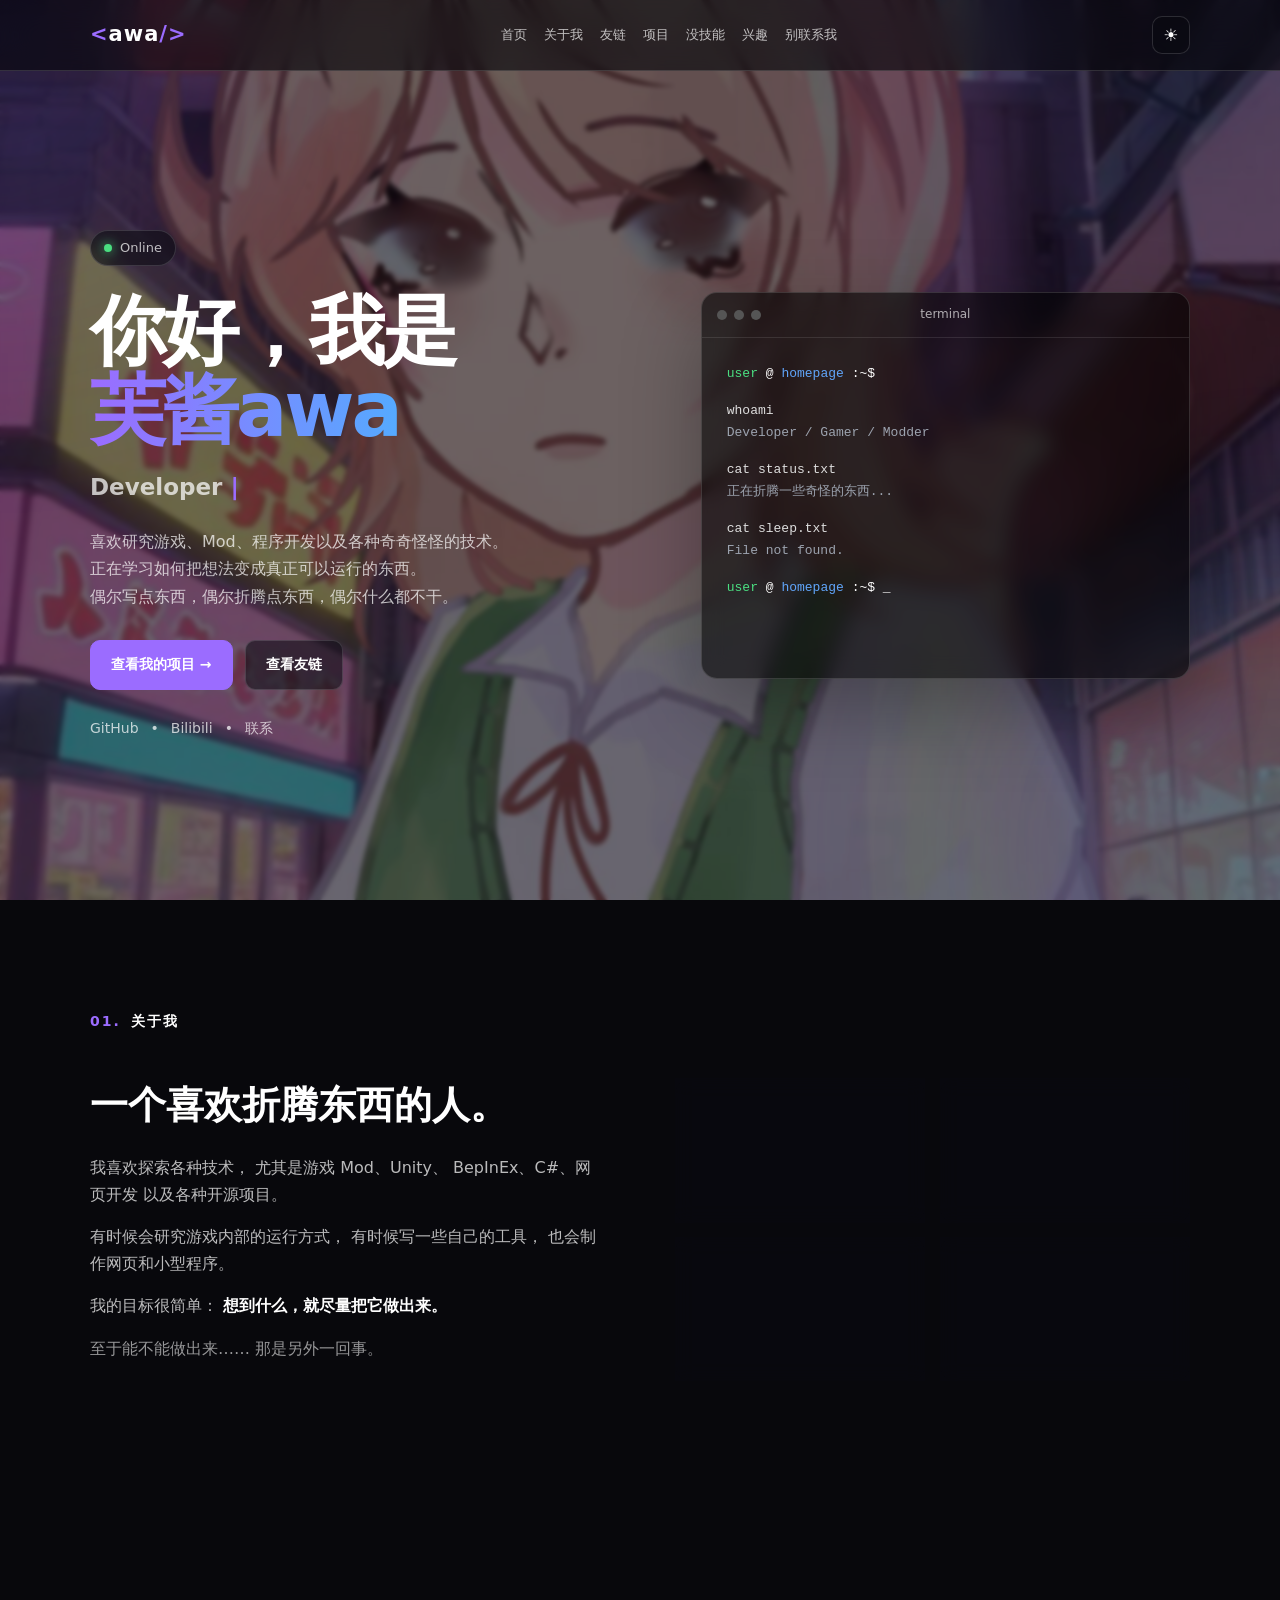
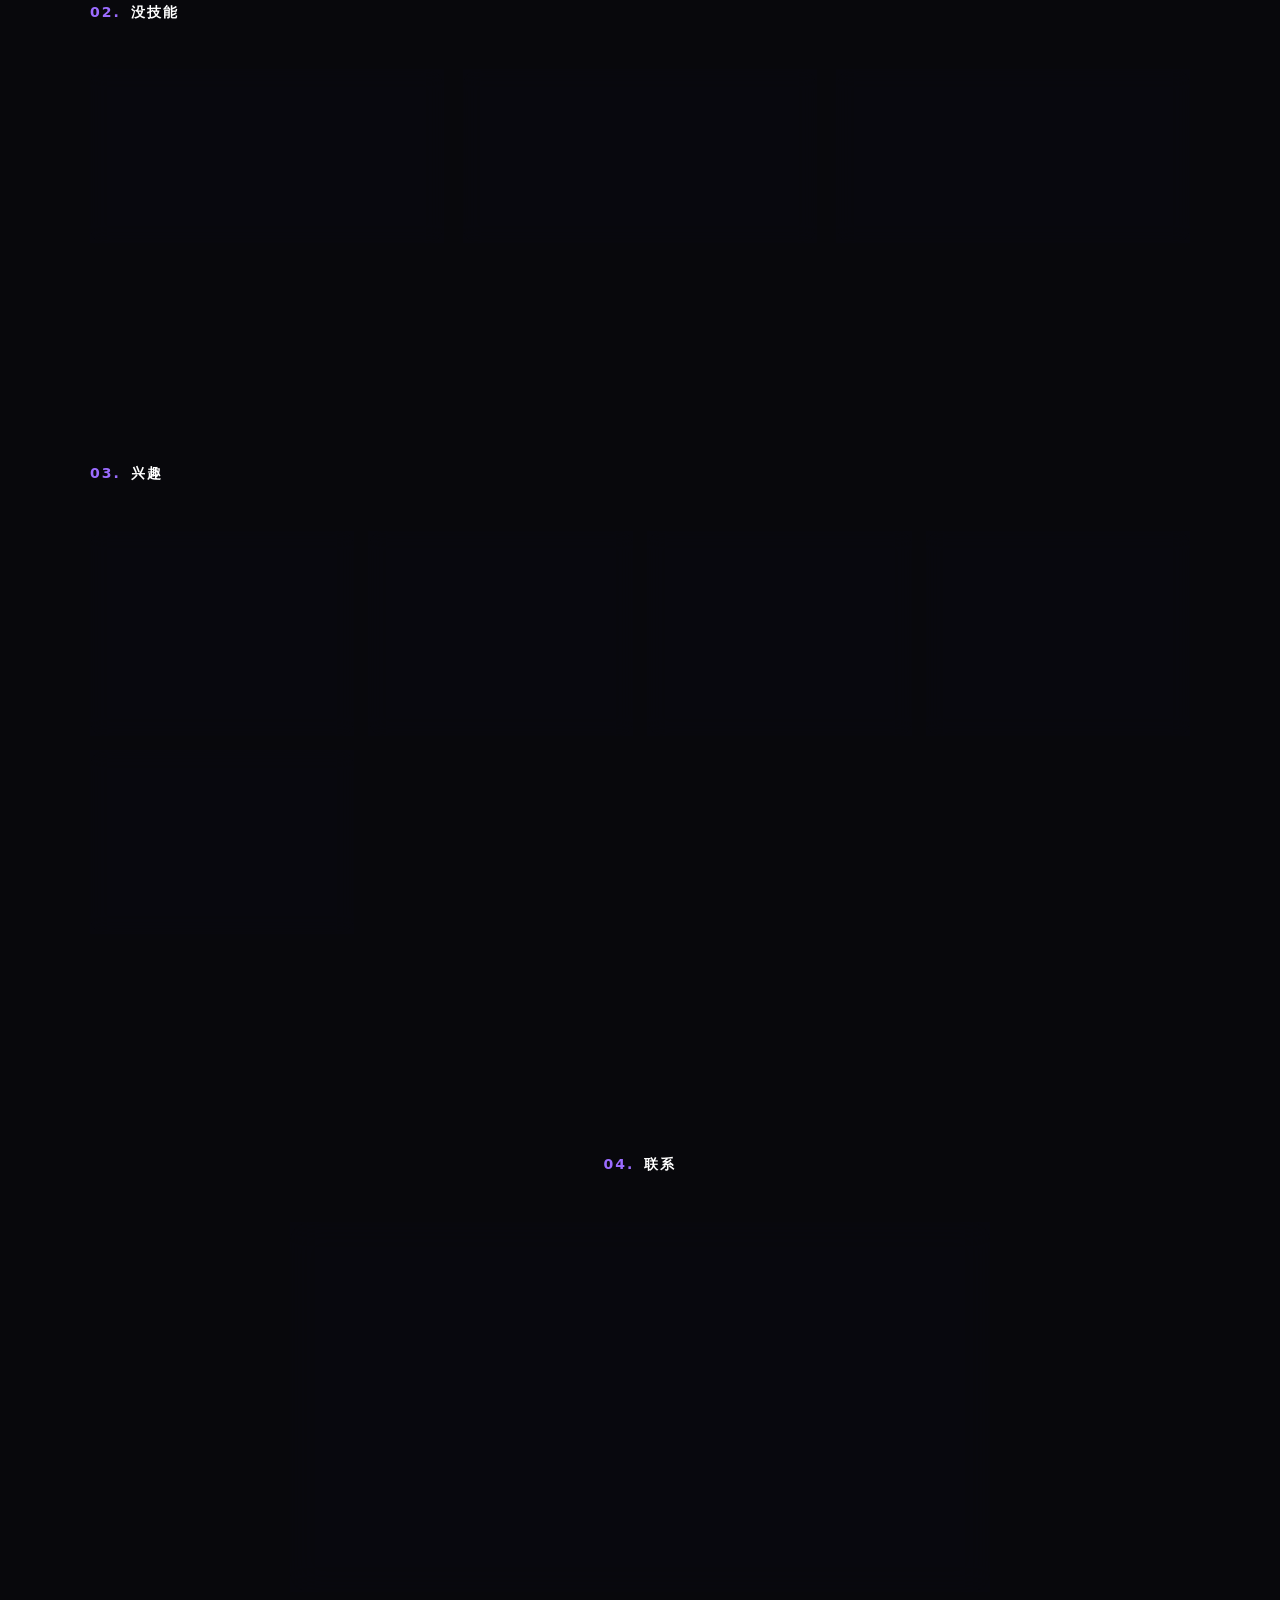
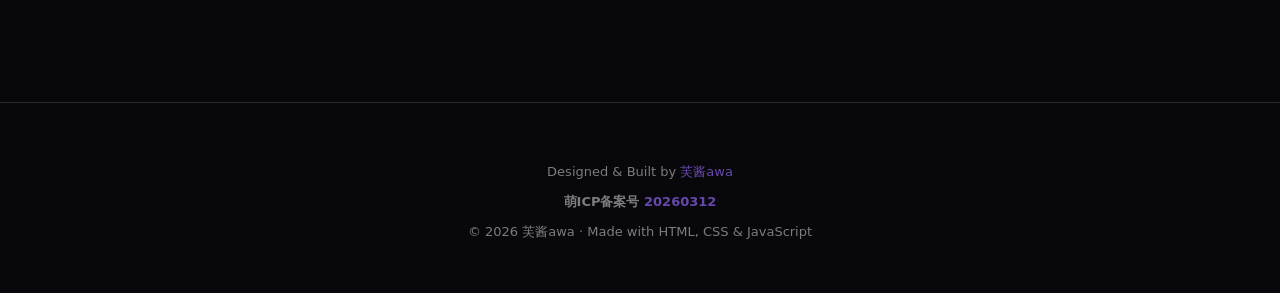
<file: index.html>
<!DOCTYPE html>
<html lang="zh-CN">

<head>
    <meta charset="UTF-8">

    <meta
        name="viewport"
        content="width=device-width, initial-scale=1.0"
    >

    <title>芙酱awa | Personal Homepage</title>

    <meta
        name="description"
        content="芙酱awa 的个人主页"
    >

    <link rel="stylesheet" href="style.css">
</head>

<body>

    <!-- 背景 -->
    <div class="background">
        <div class="background-image"></div>
        <div class="background-overlay"></div>

        <div class="background-glow glow-1"></div>
        <div class="background-glow glow-2"></div>
    </div>


    <!-- 导航栏 -->
    <header class="navbar">

        <div class="nav-container">

            <a href="index.html" class="logo">
                <span>&lt;</span>awa<span>/&gt;</span>
            </a>


            <nav id="nav-menu">

                <a href="index.html">
                    首页
                </a>

                <a href="#about">
                    关于我
                </a>

                <a href="friends.main.html">
                    友链
                </a>

                <a href="projects.html">
                    项目
                </a>

                <a href="#skills">
                    没技能
                </a>

                <a href="#interests">
                    兴趣
                </a>

                <a href="#contact">
                    别联系我
                </a>

            </nav>


            <div class="nav-actions">

                <button
                    id="theme-toggle"
                    type="button"
                    aria-label="切换主题"
                    title="切换主题"
                >
                    ☀️
                </button>

                <button
                    id="menu-toggle"
                    type="button"
                    aria-label="打开菜单"
                    title="打开菜单"
                >
                    ☰
                </button>

            </div>

        </div>

    </header>



    <main>

        <!-- =========================
             Hero
        ========================== -->

        <section id="home" class="hero">

            <div class="hero-content">

                <div class="status">

                    <span class="status-dot"></span>

                    Online

                </div>


                <h1>

                    你好，我是

                    <span class="gradient-text">
                        芙酱awa
                    </span>

                </h1>


                <h2>

                    <span id="typing"></span>

                    <span class="cursor">|</span>

                </h2>


                <p class="hero-description">

                    喜欢研究游戏、Mod、程序开发以及各种奇奇怪怪的技术。

                    <br>

                    正在学习如何把想法变成真正可以运行的东西。

                    <br>

                    偶尔写点东西，偶尔折腾点东西，偶尔什么都不干。

                </p>


                <div class="hero-buttons">

                    <a
                        href="projects.html"
                        class="btn primary"
                    >
                        查看我的项目 →
                    </a>

                    <a
                        href="friends.html"
                        class="btn secondary"
                    >
                        查看友链
                    </a>

                </div>


                <!-- 社交链接 -->

                <div class="socials">

                    <a
                        href="https://github.com/awa122-1/"
                        target="_blank"
                        rel="noopener noreferrer"
                    >
                        GitHub
                    </a>

                    <span>•</span>

                    <a
                        href="https://space.bilibili.com/1682798870"
                        target="_blank"
                        rel="noopener noreferrer"
                    >
                        Bilibili
                    </a>

                    <span>•</span>

                    <a href="#contact">
                        联系
                    </a>

                </div>

            </div>



            <!-- Terminal -->

            <div class="hero-card">

                <div class="terminal">

                    <div class="terminal-header">

                        <div class="terminal-buttons">
                            <span></span>
                            <span></span>
                            <span></span>
                        </div>

                        <div>
                            terminal
                        </div>

                    </div>


                    <div class="terminal-body">

                        <p>
                            <span class="green">user</span>
                            <span class="white">@</span>
                            <span class="blue">homepage</span>
                            <span class="white">:~$</span>
                        </p>


                        <p class="command">
                            whoami
                        </p>

                        <p class="output">
                            Developer / Gamer / Modder
                        </p>


                        <p class="command">
                            cat status.txt
                        </p>

                        <p class="output">
                            正在折腾一些奇怪的东西...
                        </p>


                        <p class="command">
                            cat sleep.txt
                        </p>

                        <p class="output">
                            File not found.
                        </p>


                        <p>
                            <span class="green">user</span>
                            <span class="white">@</span>
                            <span class="blue">homepage</span>
                            <span class="white">:~$</span>
                            <span class="blink">_</span>
                        </p>

                    </div>

                </div>

            </div>

        </section>



        <!-- =========================
             关于我
        ========================== -->

        <section id="about" class="section">

            <div class="section-title">

                <span>01.</span>

                关于我

            </div>


            <div class="about-grid">

                <div class="about-text">

                    <h2>
                        一个喜欢折腾东西的人。
                    </h2>


                    <p>
                        我喜欢探索各种技术，
                        尤其是游戏 Mod、Unity、
                        BepInEx、C#、网页开发
                        以及各种开源项目。
                    </p>


                    <p>
                        有时候会研究游戏内部的运行方式，
                        有时候写一些自己的工具，
                        也会制作网页和小型程序。
                    </p>


                    <p>
                        我的目标很简单：
                        <strong>
                            想到什么，就尽量把它做出来。
                        </strong>
                    </p>


                    <p class="small-note">
                        至于能不能做出来……
                        <span>
                            那是另外一回事。
                        </span>
                    </p>

                </div>


                <div class="about-stats">

                    <div class="stat-card">
                        <strong>∞</strong>
                        <span>Ideas</span>
                    </div>

                    <div class="stat-card">
                        <strong>24/7</strong>
                        <span>Curiosity</span>
                    </div>

                    <div class="stat-card">
                        <strong>100%</strong>
                        <span>Learning</span>
                    </div>

                    <div class="stat-card">
                        <strong>0</strong>
                        <span>Sleep</span>
                    </div>

                </div>

            </div>

        </section>



        <!-- =========================
             技能
        ========================== -->

        <section id="skills" class="section">

            <div class="section-title">

                <span>02.</span>

                没技能

            </div>


            <div class="skills-container">


                <div class="skill-category">

                    <h3>
                        Languages
                    </h3>

                    <div class="skill-list">

                        <span>C#</span>
                        <span>Python</span>
                        <span>JavaScript</span>
                        <span>HTML</span>
                        <span>CSS</span>

                    </div>

                </div>



                <div class="skill-category">

                    <h3>
                        Game Development
                    </h3>

                    <div class="skill-list">

                        <span>Unity</span>
                        <span>MonoGame</span>
                        <span>BepInEx</span>
                        <span>IL2CPP</span>

                    </div>

                </div>



                <div class="skill-category">

                    <h3>
                        Tools
                    </h3>

                    <div class="skill-list">

                        <span>GitHub</span>
                        <span>VS Code</span>

                    </div>

                </div>


            </div>

        </section>



        <!-- =========================
             兴趣
        ========================== -->

        <section id="interests" class="section">

            <div class="section-title">

                <span>03.</span>

                兴趣

            </div>


            <div class="interest-grid">


                <div class="interest">

                    <div>🎮</div>

                    <h3>
                        Gaming
                    </h3>

                    <p>
                        Among Us、Minecraft、音游等
                    </p>

                </div>


                <div class="interest">

                    <div>💻</div>

                    <h3>
                        Coding
                    </h3>

                    <p>
                        喜欢写程序和研究新技术
                    </p>

                </div>


                <div class="interest">

                    <div>🧩</div>

                    <h3>
                        Modding
                    </h3>

                    <p>
                        研究游戏 Mod 和自定义玩法
                        （AUR 官版简体汉化者）
                    </p>

                </div>


                <div class="interest">

                    <div>🎵</div>

                    <h3>
                        Rhythm Games
                    </h3>

                    <p>
                        notanote、MIL、Phigros、
                        ADOFAI、Muse、晕晕等
                    </p>

                </div>


                <div class="interest">

                    <div>🌐</div>

                    <h3>
                        Web Development
                    </h3>

                    <p>
                        赞助 notanote（4/12）
                    </p>

                </div>


            </div>

        </section>



        <!-- =========================
             联系
        ========================== -->

        <section id="contact" class="section contact">

            <div class="section-title">

                <span>04.</span>

                联系

            </div>


            <div class="contact-box">

                <p class="small-title">
                    What ??!
                </p>


                <h2>
                    没事情就别找我
                </h2>


                <p>
                    当然真的有事情还是可以找的。
                    <br>
                    只是我不保证马上回复就是了。
                </p>


                <div class="contact-buttons">

                    <a
                        href="https://github.com/awa122-1/"
                        target="_blank"
                        rel="noopener noreferrer"
                        class="btn secondary"
                    >
                        💻 GitHub
                    </a>


                    <a
                        href="https://space.bilibili.com/1682798870"
                        target="_blank"
                        rel="noopener noreferrer"
                        class="btn secondary"
                    >
                        🎥 Bilibili
                    </a>

                </div>

            </div>

        </section>

    </main>



    <!-- Footer -->

    <footer>

        <p class="copyright">
            Designed & Built by
             <a href="https://space.bilibili.com/1682798870" target="_blank" rel="noopener noreferrer">芙酱awa</a>
        </p>


<strong>
        <p class="copyright">
        萌ICP备案号
        <a
            href="https://icp.gov.moe/?keyword=20260312"
            target="_blank"
            rel="noopener noreferrer"
        >20260312</a>
        
</p>
</strong>
</div>

        <p class="copyright">
            © 2026 芙酱awa
            ·
            Made with HTML, CSS & JavaScript
        </p>
       


    </footer>

   
    


    <!-- 返回顶部 -->

    <button
        id="back-top"
        type="button"
        aria-label="返回顶部"
    >
        ↑
    </button>


    <script src="script.js"></script>

</body>

</html>
</file>
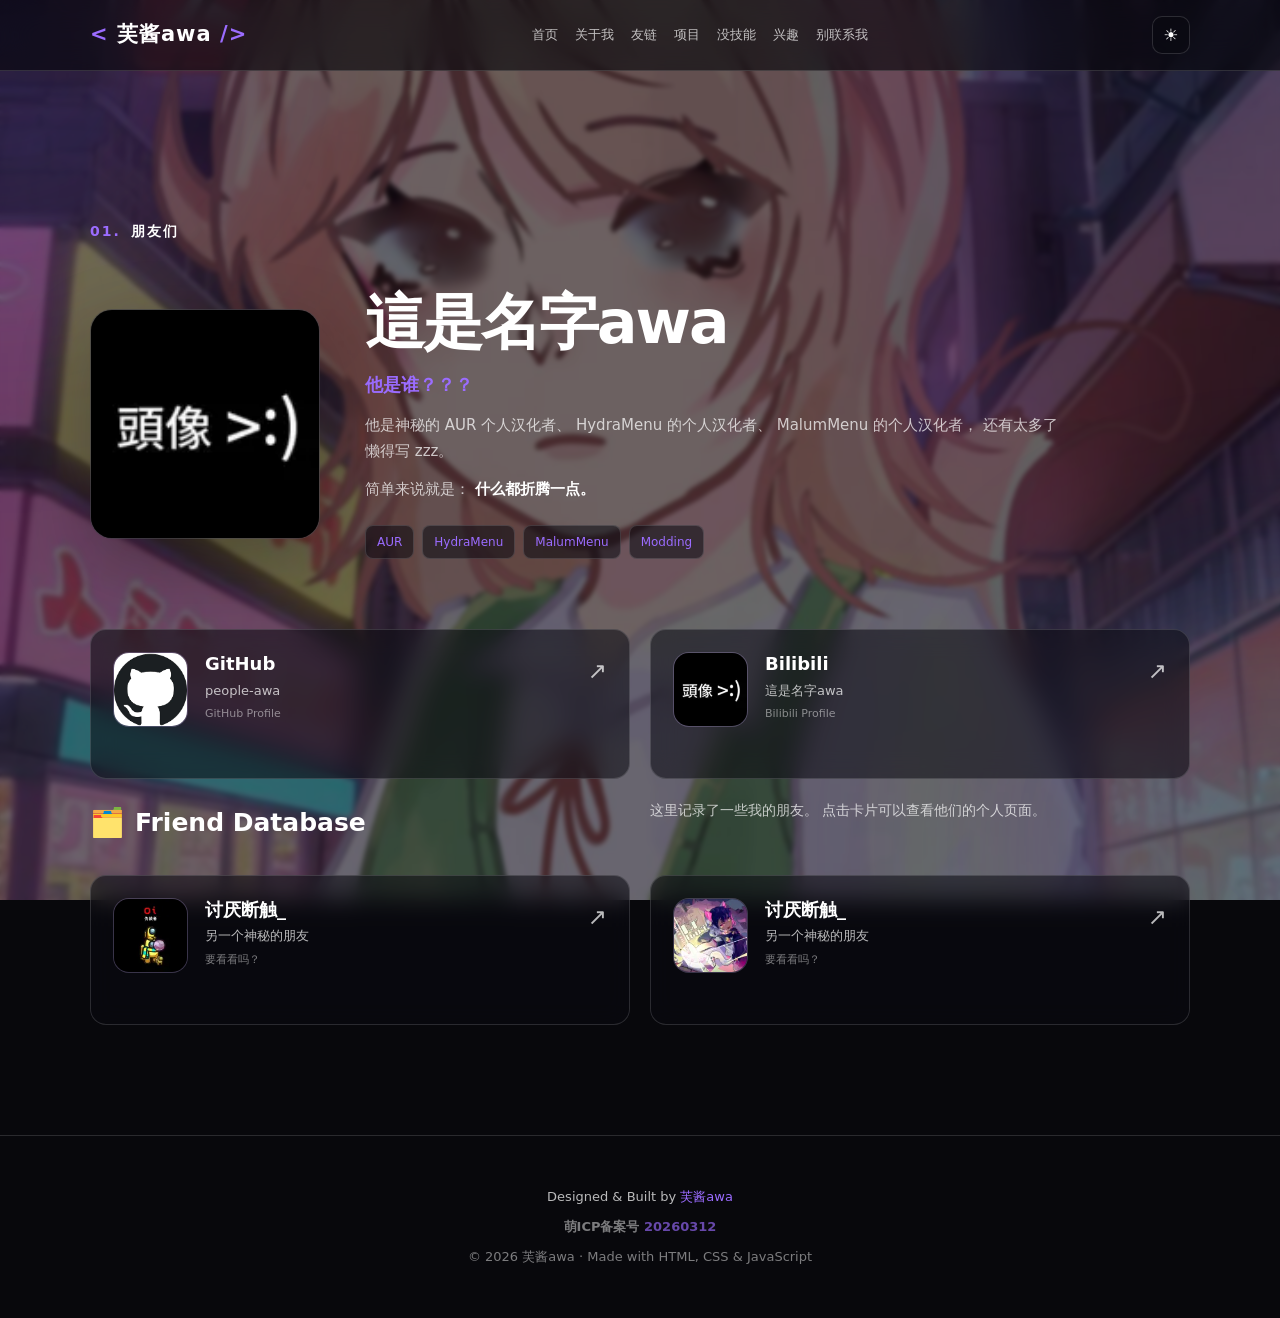
<file: friends.html>
<!DOCTYPE html>
<html lang="zh-CN">

<head>
    <meta charset="UTF-8">

    <meta
        name="viewport"
        content="width=device-width, initial-scale=1.0"
    >

    <title>朋友们 | 芙酱awa</title>

    <meta
        name="description"
        content="芙酱awa 的朋友们"
    >

    <link
        rel="stylesheet"
        href="style.css"
    >
</head>

<body>


<!-- =====================================================
     背景
===================================================== -->

<div class="background">

    <div class="background-image"></div>

    <div class="background-overlay"></div>

    <div class="background-glow glow-1"></div>

    <div class="background-glow glow-2"></div>

</div>



<!-- =====================================================
     导航栏
===================================================== -->

<header class="navbar">

    <div class="nav-container">


        <!-- Logo -->

        <a
            href="index.html"
            class="logo"
        >
            <span>&lt;</span>
            芙酱awa
            <span>/&gt;</span>
        </a>



        <!-- 导航 -->

        <nav id="nav-menu">

           <a href="index.html">
                    首页
                </a>

                <a href="index.html#about">
                    关于我
                </a>

                <a href="friends.main.html">
                    友链
                </a>

                <a href="projects.html">
                    项目
                </a>

                <a href="index.html#skills">
                    没技能
                </a>

                <a href="index.html#interests">
                    兴趣
                </a>

                <a href="index.html#contact">
                    别联系我
                </a>

        </nav>



        <!-- 导航按钮 -->

        <div class="nav-actions">

            <button
                id="theme-toggle"
                aria-label="切换主题"
                title="切换到浅色模式"
            >
                ☀️
            </button>


            <button
                id="menu-toggle"
                aria-label="打开菜单"
            >
                ☰
            </button>

        </div>

    </div>

</header>



<!-- =====================================================
     主内容
===================================================== -->

<main class="page-main">


    <section class="section friends-page">


        <!-- =================================================
             页面标题
        ================================================== -->

        <div class="section-title">

            <span>
                01.
            </span>

            朋友们

        </div>



        <!-- =================================================
             个人介绍区域
        ================================================== -->

        <div class="friend-introduction">


            <!-- 左边：头像 -->

            <div class="friend-avatar">

                <img
                    src="people-awa.webp"
                    alt="這是名字awa"
                    onerror="this.style.display='none'; this.parentElement.classList.add('avatar-error');"
                >

                <div class="avatar-fallback">
                    👤
                </div>

            </div>



            <!-- 右边：介绍 -->

            <div class="friend-description">

                <h1>
                    這是名字awa
                </h1>


                <p class="friend-question">
                    他是谁？？？
                </p>


                <p>
                    他是神秘的 AUR 个人汉化者、
                    HydraMenu 的个人汉化者、
                    MalumMenu 的个人汉化者，
                    还有太多了懒得写 zzz。
                </p>


                <p>
                    简单来说就是：
                    <strong>
                        什么都折腾一点。
                    </strong>
                </p>


                <div class="friend-tags">

                    <span>
                        AUR
                    </span>

                    <span>
                        HydraMenu
                    </span>

                    <span>
                        MalumMenu
                    </span>

                    <span>
                        Modding
                    </span>

                </div>

            </div>

        </div>



        <!-- =================================================
             Friend Database
        ================================================== -->


        <!-- =================================================
             朋友列表
        ================================================== -->

        <div class="friends-grid">



            <!-- =================================================
                 FRIEND 01
            ================================================== -->

            <a
                href="https://github.com/people-awa"
                target="_blank"
                rel="noopener noreferrer"
                class="friend-card friend-link"
            >

                <div class="friend-icon">

                    <img
                        src="github.png"
                        alt="GitHub"
                        onerror="this.style.display='none'; this.parentElement.classList.add('avatar-error');"
                    >

                </div>


                <div class="friend-info">

                    <h3>
                        GitHub
                    </h3>

                    <p>
                        people-awa
                    </p>

                    <small>
                        GitHub Profile
                    </small>

                </div>


                <div class="friend-arrow">
                    ↗
                </div>

            </a>



            <!-- =================================================
                 FRIEND 02
            ================================================== -->

            <a
                href="https://space.bilibili.com/3461580597496423"
                target="_blank"
                rel="noopener noreferrer"
                class="friend-card friend-link"
            >

                <div class="friend-icon">

                    <img
                        src="people-awa.webp"
                        alt="Bilibili"
                        onerror="this.style.display='none'; this.parentElement.classList.add('avatar-error');"
                    >

                </div>


                <div class="friend-info">

                    <h3>
                        Bilibili
                    </h3>

                    <p>
                        這是名字awa
                    </p>

                    <small>
                        Bilibili Profile
                    </small>

                </div>


                <div class="friend-arrow">
                    ↗
                </div>

            </a>

        <div class="friends-database-title">

            <span>
                🗂️
            </span>

            Friend Database

        </div>


        <p class="friends-database-description">
            这里记录了一些我的朋友。
            点击卡片可以查看他们的个人页面。
        </p>


            <!-- =================================================
                 FRIEND 03
            ================================================== -->

            <a
                href="friends2.html"
                target="_blank"
                rel="noopener noreferrer"
                class="friend-card friend-link"
            >

                <div class="friend-icon">

                    <img
                        src="oi-awa.webp"
                        alt="oi-awa"
                        onerror="this.style.display='none'; this.parentElement.classList.add('avatar-error');"
                    >

                    <div class="avatar-fallback">
                        🐱
                    </div>

                </div>


                <div class="friend-info">

                    <h3>
                        讨厌断触_
                    </h3>

                    <p>
                        另一个神秘的朋友
                    </p>

                    <small>
                        要看看吗？
                    </small>

                </div>


                <div class="friend-arrow">
                    ↗
                </div>

            </a>

            <a
                href="tydc.html"
                target="_blank"
                rel="noopener noreferrer"
                class="friend-card friend-link"
            >

                <div class="friend-icon">

                    <img
                        src="讨厌断触.webp"
                        alt="讨厌断触_"
                        onerror="this.style.display='none'; this.parentElement.classList.add('avatar-error');"
                    >

                    <div class="avatar-fallback">
                        🐱
                    </div>

                </div>


                <div class="friend-info">

                    <h3>
                        讨厌断触_
                    </h3>

                    <p>
                        另一个神秘的朋友
                    </p>

                    <small>
                        要看看吗？
                    </small>

                </div>


                <div class="friend-arrow">
                    ↗
                </div>

                

            </a>


        </div>


    </section>

</main>



<!-- =====================================================
     Footer
===================================================== -->

<footer>

    <p>

        Designed &amp; Built by

        <a
            href="https://space.bilibili.com/1682798870"
            target="_blank"
            rel="noopener noreferrer"
        >
            芙酱awa
        </a>

    </p>

   <strong>
        <p class="copyright">
        萌ICP备案号
        <a
            href="https://icp.gov.moe/?keyword=20260312"
            target="_blank"
            rel="noopener noreferrer"
        >20260312</a>
        
</p>
</strong>



    <p class="copyright">

        © 2026 芙酱awa

        ·

        Made with HTML, CSS &amp; JavaScript

    </p>

</footer>



<!-- =====================================================
     返回顶部
===================================================== -->

<button
    id="back-top"
    aria-label="返回顶部"
>
    ↑
</button>



<!-- =====================================================
     JavaScript
===================================================== -->

<script src="script.js"></script>


</body>
</html>
</file>
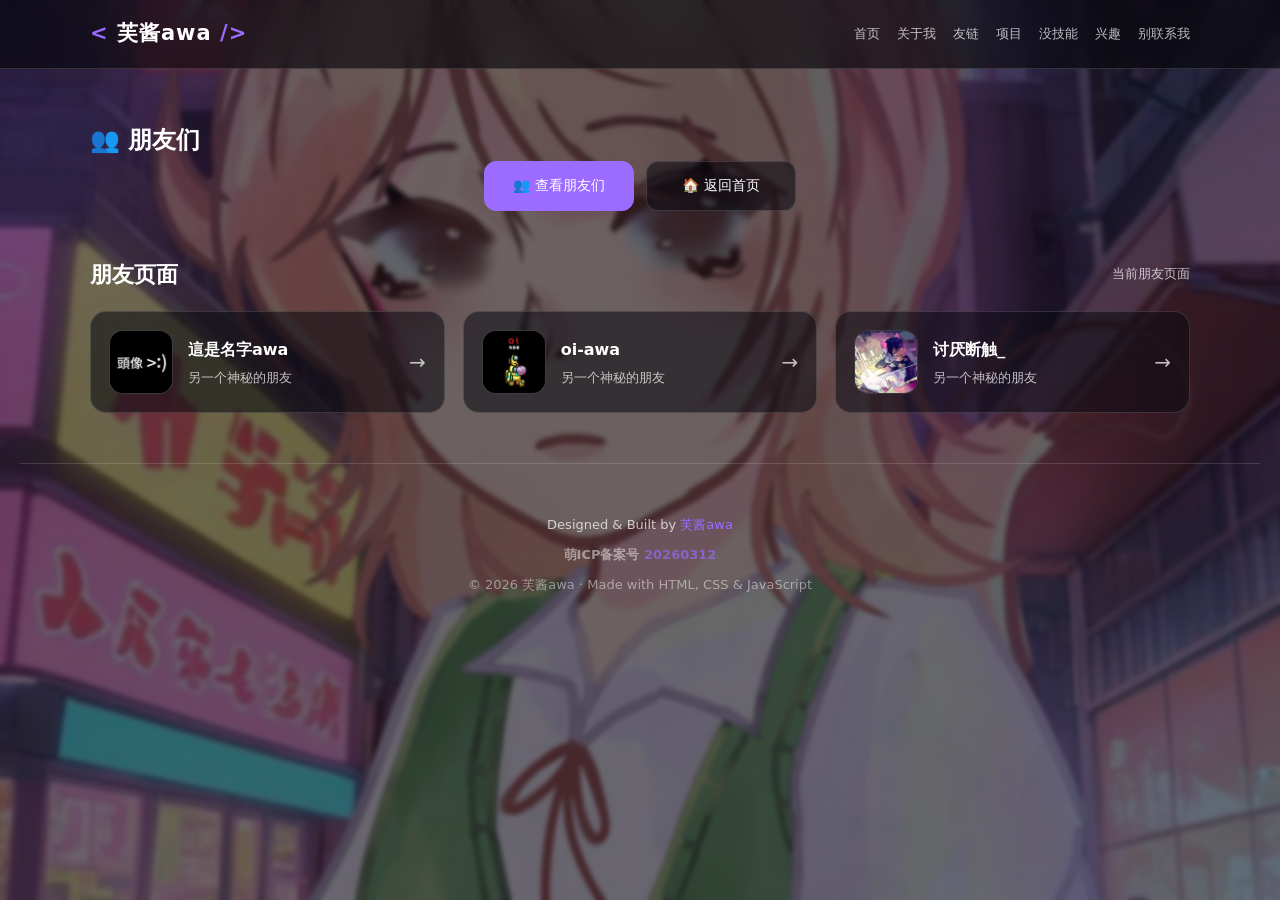
<file: friends.main.html>
<!DOCTYPE html>
<html lang="zh-CN">
<head>
    <meta charset="UTF-8">
    <meta name="viewport" content="width=device-width, initial-scale=1.0">

    <title>朋友| 芙酱awa</title>

    <link rel="stylesheet" href="style.css">

    <style>
        
    </style>
</head>

<div class="background">

    <div class="background-image"></div>

    <div class="background-overlay"></div>

    <div class="background-glow glow-1"></div>

    <div class="background-glow glow-2"></div>

</div>



<body>

    <!-- =========================
         导航栏
         ========================= -->
    <header>
       <header class="navbar">

    <div class="nav-container">

        <!-- Logo -->

        <a
            href="index.html"
            class="logo"
        >
            <span>&lt;</span>
            芙酱awa
            <span>/&gt;</span>
        </a>


            <nav>
                <a href="index.html">
                    首页
                </a>

                <a href="index.html#about">
                    关于我
                </a>

                <a href="friends.main.html">
                    友链
                </a>

                <a href="projects.html">
                    项目
                </a>

                <a href="index.html#skills">
                    没技能
                </a>

                <a href="index.html#interests">
                    兴趣
                </a>

                <a href="index.html#contact">
                    别联系我
                </a>
            </nav>

        </div>
    </header>


    <!-- =========================
         主内容
         ========================= -->
    <main class="friends-main-page">

        <div class="friends-main-container">

            <!-- 标题 -->
            <section class="friends">

                <h1>👥 朋友们</h1>

            </section>


            <!-- 快捷按钮 -->
            <section class="friends-main-actions">

                <a
                    href="friends.main.html"
                    class="friends-main-button primary"
                >
                    👥 查看朋友们
                </a>

                <a
                    href="index.html"
                    class="friends-main-button"
                >
                    🏠 返回首页
                </a>

            </section>


            <!-- 朋友页面 -->
            <section class="friends-manager">

                <div class="friends-manager-title">

                    <h2>朋友页面</h2>

                    <span>
                        当前朋友页面
                    </span>

                </div>


                <div class="friends-main-grid">


                    <!-- 朋友 1 -->
                    <a
                        href="friends.html"
                        class="friends-main-card"
                    >

                        <img
                            src="people-awa.webp"
                            alt="這是名字awa"
                            class="friends-main-avatar"
                        >

                        <div class="friends-main-info">

                            <h3 class="friends-main-name">
                                這是名字awa
                            </h3>

                            <p class="friends-main-description">
                                另一个神秘的朋友
                            </p>

                        </div>

                        <span class="friends-main-arrow">
                            →
                        </span>

                    </a>

                    <a
                        href="friends2.html"
                        class="friends-main-card"
                    >

                        <img
                            src="oi-awa.webp"
                            alt="oi-awa"
                            class="friends-main-avatar"
                        >

                        <div class="friends-main-info">

                            <h3 class="friends-main-name">
                                oi-awa
                            </h3>

                            <p class="friends-main-description">
                                另一个神秘的朋友
                            </p>

                        </div>

                        <span class="friends-main-arrow">
                            →
                        </span>

                    </a>


                    <!-- 朋友 2 -->
                    <a
                        href="tydc.html"
                        class="friends-main-card"
                    >

                        <img
                            src="讨厌断触.webp"
                            alt="讨厌断触_"
                            class="friends-main-avatar"
                        >

                        <div class="friends-main-info">

                            <h3 class="friends-main-name">
                                讨厌断触_
                            </h3>

                            <p class="friends-main-description">
                                另一个神秘的朋友
                            </p>

                        </div>

                        <span class="friends-main-arrow">
                            →
                        </span>

                    </a>
                    <!-- 添加朋友 -->

                        </div>

                    </a>


                </div>

            </section>


            <!-- 页脚 -->
    <footer>

    <p>

        Designed &amp; Built by

        <a
            href="https://space.bilibili.com/1682798870"
            target="_blank"
            rel="noopener noreferrer"
        >
            芙酱awa
        </a>

    </p>

    
   <strong>
        <p class="copyright">
        萌ICP备案号
        <a
            href="https://icp.gov.moe/?keyword=20260312"
            target="_blank"
            rel="noopener noreferrer"
        >20260312</a>
        
</p>
</strong>



    <p class="copyright">

        © 2026 芙酱awa

        ·

        Made with HTML, CSS &amp; JavaScript

    </p>

</footer>


            
            


        </div>

    </main>


    <!-- =========================
         JS
         ========================= -->
    <script src="script.js"></script>
</body>
</html>
</file>
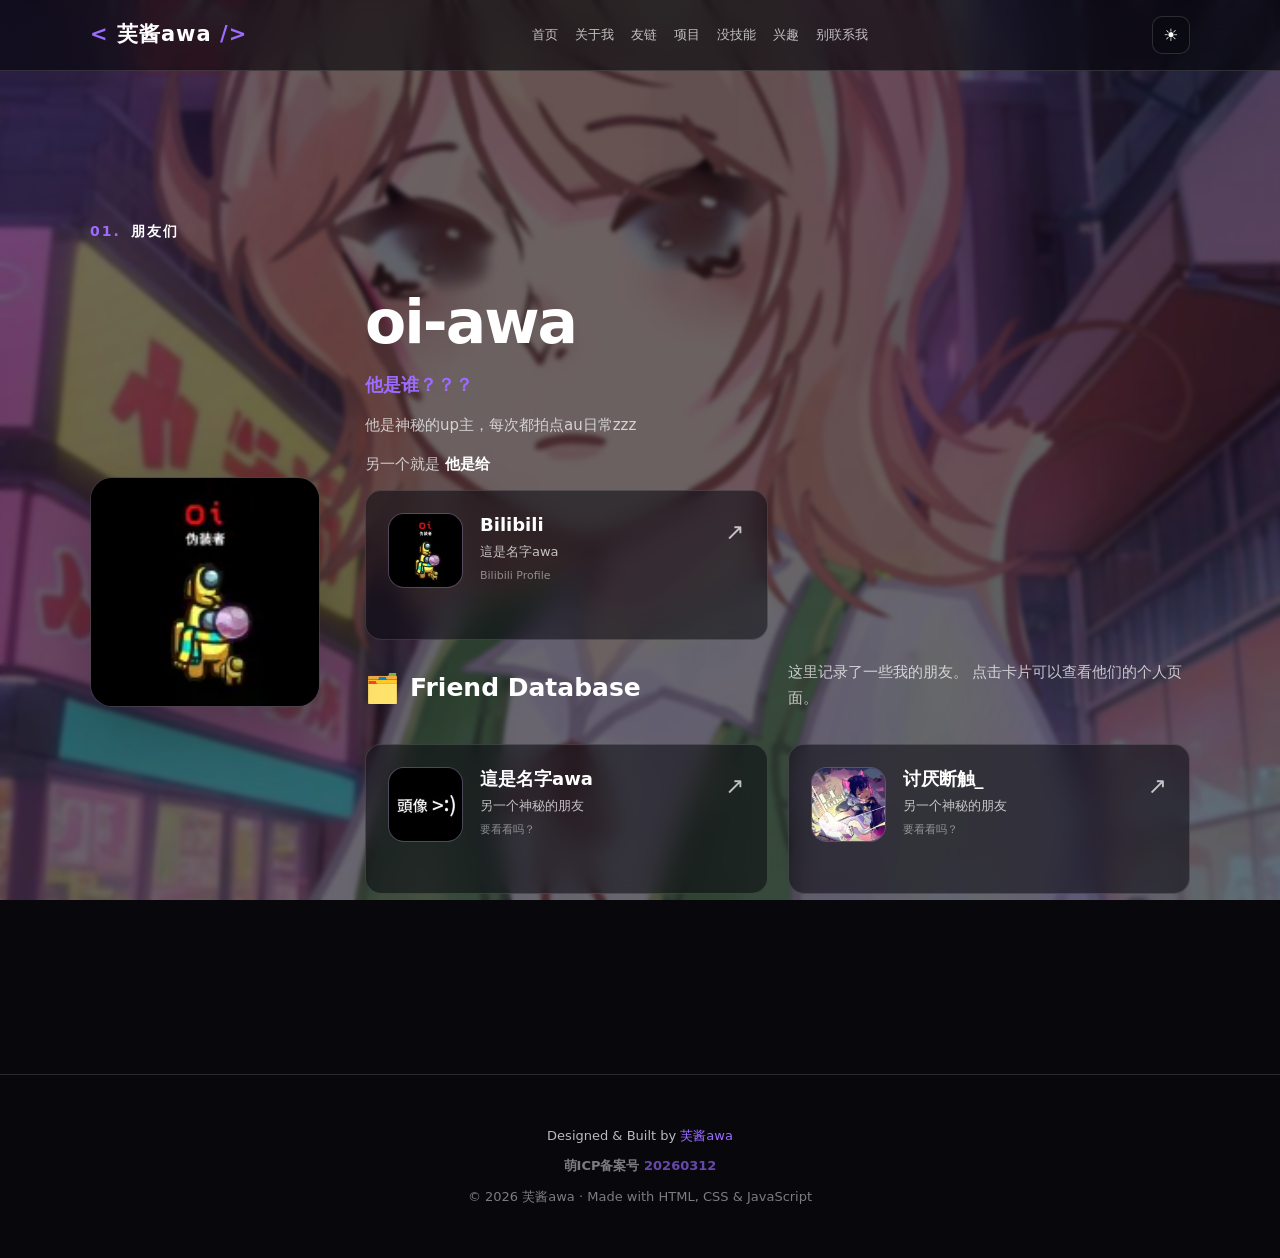
<file: friends2.html>
<!DOCTYPE html>
<html lang="zh-CN">

<head>
    <meta charset="UTF-8">

    <meta
        name="viewport"
        content="width=device-width, initial-scale=1.0"
    >

    <title>朋友们 | 芙酱awa</title>

    <meta
        name="description"
        content="芙酱awa 的朋友们"
    >

    <link
        rel="stylesheet"
        href="style.css"
    >
</head>

<body>

<!-- =====================================================
     背景
===================================================== -->

<div class="background">

    <div class="background-image"></div>

    <div class="background-overlay"></div>

    <div class="background-glow glow-1"></div>

    <div class="background-glow glow-2"></div>

</div>


<!-- =====================================================
     导航栏
===================================================== -->

<header class="navbar">

    <div class="nav-container">

        <!-- Logo -->

        <a
            href="index.html"
            class="logo"
        >
            <span>&lt;</span>
            芙酱awa
            <span>/&gt;</span>
        </a>


        <!-- 导航 -->

        <nav id="nav-menu">

            <a href="index.html">
                    首页
                </a>

                <a href="index.html#about">
                    关于我
                </a>

                <a href="friends.main.html">
                    友链
                </a>

                <a href="projects.html">
                    项目
                </a>

                <a href="index.html#skills">
                    没技能
                </a>

                <a href="index.html#interests">
                    兴趣
                </a>

                <a href="index.html#contact">
                    别联系我
                </a>

        </nav>


        <!-- 导航按钮 -->

        <div class="nav-actions">

            <button
                id="theme-toggle"
                aria-label="切换主题"
                title="切换到浅色模式"
            >
                ☀️
            </button>

            <button
                id="menu-toggle"
                aria-label="打开菜单"
            >
                ☰
            </button>

        </div>

    </div>

</header>


<!-- =====================================================
     主内容
===================================================== -->

<main class="page-main">

    <section class="section friends-page">


        <!-- =================================================
             页面标题
        ================================================== -->

        <div class="section-title">

            <span>
                01.
            </span>

            朋友们

        </div>


        <!-- =================================================
             个人介绍区域
        ================================================== -->

        <div class="friend-introduction">


            <!-- 左边：头像 -->

            <div class="friend-avatar">

                <img
                    src="oi-awa.webp"
                    alt="oi-awa"
                    onerror="this.style.display='none'; this.parentElement.classList.add('avatar-error');"
                >

                <div class="avatar-fallback">
                    👤
                </div>

            </div>


            <!-- 右边：介绍 -->

            <div class="friend-description">

                <h1>
                    oi-awa
                </h1>

                <p class="friend-question">
                    他是谁？？？
                </p>

                <p>
                    他是神秘的up主，每次都拍点au日常zzz
                </p>

                <p>
                    另一个就是
                    <strong>
                        他是给
                    </strong>
                </p>

        <!-- =================================================
             朋友列表
        ================================================== -->

        <div class="friends-grid">

            <!-- =================================================
                 FRIEND 02
            ================================================== -->

            <a
                href="https://space.bilibili.com/3493093229726490"
                target="_blank"
                rel="noopener noreferrer"
                class="friend-card friend-link"
            >

                <div class="friend-icon">

                    <img
                        src="oi-awa.webp"
                        alt="oi-awa"
                        onerror="this.style.display='none'; this.parentElement.classList.add('avatar-error');"
                    >

                    <div class="avatar-fallback">
                        🐱
                    </div>

                </div>

                <div class="friend-info">

                    <h3>
                        Bilibili
                    </h3>

                    <p>
                        這是名字awa
                    </p>

                    <small>
                        Bilibili Profile
                    </small>

                </div>

                <div class="friend-arrow">
                    ↗
                </div>

            </a>

            <div class="friend-arrow">
                </div>

            </a>

        <div class="friends-database-title">

            <span>
                🗂️
            </span>

            Friend Database

        </div>


        <p class="friends-database-description">
            这里记录了一些我的朋友。
            点击卡片可以查看他们的个人页面。
        </p>


            <a
                href="friends.html"
                target="_blank"
                rel="noopener noreferrer"
                class="friend-card friend-link"
            >

                <div class="friend-icon">

                    <img
                        src="people-awa.webp"
                        alt="這是名字awa"
                        onerror="this.style.display='none'; this.parentElement.classList.add('avatar-error');"
                    >

                    <div class="avatar-fallback">
                        🐱
                    </div>

                </div>


                <div class="friend-info">

                    <h3>
                        這是名字awa
                    </h3>

                    <p>
                        另一个神秘的朋友
                    </p>

                    <small>
                        要看看吗？
                    </small>

                </div>


                <div class="friend-arrow">
                    ↗
                </div>

            </a>

            <a
                href="tydc.html"
                target="_blank"
                rel="noopener noreferrer"
                class="friend-card friend-link"
            >

                <div class="friend-icon">

                    <img
                        src="讨厌断触.webp"
                        alt="讨厌断触_"
                        onerror="this.style.display='none'; this.parentElement.classList.add('avatar-error');"
                    >

                    <div class="avatar-fallback">
                        🐱
                    </div>

                </div>


                <div class="friend-info">

                    <h3>
                        讨厌断触_
                    </h3>

                    <p>
                        另一个神秘的朋友
                    </p>

                    <small>
                        要看看吗？
                    </small>

                </div>


                <div class="friend-arrow">
                    ↗
                </div>

                

            </a>

        </div>

    </section>

</main>


<!-- =====================================================
     Footer
===================================================== -->

<footer>

    <p>

        Designed &amp; Built by

        <a
            href="https://space.bilibili.com/1682798870"
            target="_blank"
            rel="noopener noreferrer"
        >
            芙酱awa
        </a>

    </p>

    
   <strong>
        <p class="copyright">
        萌ICP备案号
        <a
            href="https://icp.gov.moe/?keyword=20260312"
            target="_blank"
            rel="noopener noreferrer"
        >20260312</a>
        
</p>
</strong>


    <p class="copyright">

        © 2026 芙酱awa

        ·

        Made with HTML, CSS &amp; JavaScript

    </p>

</footer>


<!-- =====================================================
     返回顶部
===================================================== -->

<button
    id="back-top"
    aria-label="返回顶部"
>
    ↑
</button>


<!-- =====================================================
     JavaScript
===================================================== -->

<script src="script.js"></script>

</body>
</html>
</file>
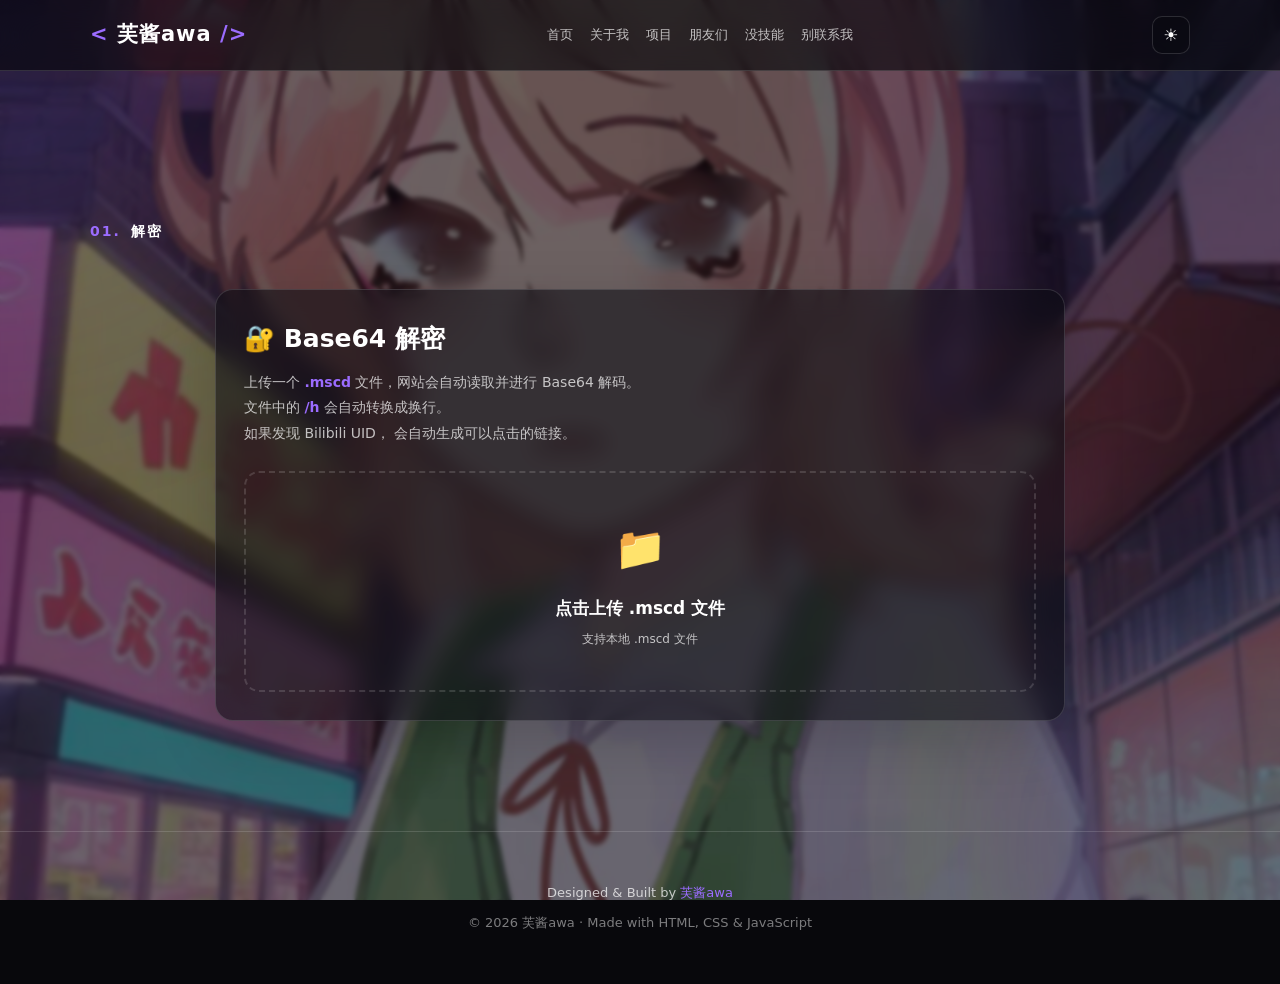
<file: mose.html>
<!DOCTYPE html>
<html lang="zh-CN">

<head>

    <meta charset="UTF-8">

    <meta
        name="viewport"
        content="width=device-width, initial-scale=1.0"
    >

    <title>解密 | 芙酱awa</title>

    <meta
        name="description"
        content="芙酱awa 的 .mscd Base64 解密工具"
    >

    <link
        rel="stylesheet"
        href="style.css"
    >

</head>


<body>


<!-- =====================================================
     背景
===================================================== -->

<div class="background">

    <div class="background-image"></div>

    <div class="background-overlay"></div>

    <div class="background-glow glow-1"></div>

    <div class="background-glow glow-2"></div>

</div>



<!-- =====================================================
     导航栏
===================================================== -->

<header class="navbar">

    <div class="nav-container">


        <!-- Logo -->

        <a
            href="index.html"
            class="logo"
        >

            <span>&lt;</span>

            芙酱awa

            <span>/&gt;</span>

        </a>



        <!-- 导航 -->

        <nav id="nav-menu">

            <a href="index.html">
                首页
            </a>

            <a href="index.html#about">
                关于我
            </a>

            <a href="projects.html">
                项目
            </a>

            <a href="friends.html">
                朋友们
            </a>

            <a href="index.html#skills">
                没技能
            </a>

            <a href="index.html#contact">
                别联系我
            </a>

        </nav>



        <!-- 导航按钮 -->

        <div class="nav-actions">

            <button
                id="theme-toggle"
                aria-label="切换主题"
                title="切换到浅色模式"
            >
                ☀️
            </button>


            <button
                id="menu-toggle"
                aria-label="打开菜单"
            >
                ☰
            </button>

        </div>

    </div>

</header>



<!-- =====================================================
     主内容
===================================================== -->

<main class="page-main">


    <section class="section decrypt-page">


        <!-- =================================================
             页面标题
        ================================================== -->

        <div class="section-title">

            <span>
                01.
            </span>

            解密

        </div>



        <!-- =================================================
             解密容器
        ================================================== -->

        <div class="decrypt-container">


            <!-- =================================================
                 上传区域
            ================================================== -->

            <div class="decrypt-card">


                <div class="decrypt-card-title">

                    🔐 Base64 解密

                </div>



                <p class="decrypt-description">

                    上传一个
                    <strong>.mscd</strong>
                    文件，网站会自动读取并进行 Base64 解码。

                    <br>

                    文件中的
                    <strong>/h</strong>
                    会自动转换成换行。

                    <br>

                    如果发现 Bilibili UID，
                    会自动生成可以点击的链接。

                </p>



                <!-- =================================================
                     上传
                ================================================== -->

                <label
                    for="mscd-file"
                    class="msc-upload"
                >


                    <div class="msc-upload-icon">
                        📁
                    </div>


                    <div class="msc-upload-title">
                        点击上传 .mscd 文件
                    </div>


                    <div class="msc-upload-hint">
                        支持本地 .mscd 文件
                    </div>


                    <input
                        type="file"
                        id="mscd-file"
                        accept=".mscd"
                    >


                </label>



                <!-- 文件名 -->

                <div
                    id="file-name"
                    class="mscd-file-name"
                ></div>



                <!-- 错误 -->

                <div
                    id="error-message"
                    class="decrypt-error"
                ></div>


            </div>



            <!-- =================================================
                 解密结果
            ================================================== -->

            <div
                id="result-box"
                class="decrypt-card decrypt-result"
            >


                <div class="decrypt-card-title">

                    🔓 解密结果

                </div>



                <!-- 输出 -->

                <div
                    id="result-content"
                    class="decrypt-output"
                ></div>



                <!-- =================================================
                     Bilibili
                ================================================== -->

                <div
                    id="bilibili-results"
                    class="bilibili-results"
                >


                    <div class="bilibili-title">

                        🔗 Bilibili

                    </div>



                    <div
                        id="bilibili-list"
                        class="bilibili-list"
                    ></div>


                </div>


            </div>


        </div>


    </section>


</main>



<!-- =====================================================
     Footer
===================================================== -->

<footer>


    <p>

        Designed &amp; Built by

        <a
            href="https://space.bilibili.com/1682798870"
            target="_blank"
            rel="noopener noreferrer"
        >
            芙酱awa
        </a>

    </p>



    <p class="copyright">

        © 2026 芙酱awa

        ·

        Made with HTML, CSS &amp; JavaScript

    </p>


</footer>



<!-- =====================================================
     返回顶部
===================================================== -->

<button
    id="back-top"
    aria-label="返回顶部"
>

    ↑

</button>



<!-- =====================================================
     JavaScript
===================================================== -->

<script src="script.js"></script>


<script>

/* =====================================================
   Base64 解密
===================================================== */

function decodeBase64(text) {

    try {

        /*
         * 删除 Base64 中可能存在的空格、
         * 换行和回车。
         */

        const cleanText =
            text.replace(/\s/g, "");


        /*
         * Base64 → 二进制
         */

        const binary =
            atob(cleanText);


        /*
         * 二进制 → Uint8Array
         */

        const bytes =
            Uint8Array.from(
                binary,
                function (char) {

                    return char.charCodeAt(0);

                }
            );


        /*
         * Uint8Array → UTF-8
         */

        const decoder =
            new TextDecoder("utf-8");


        let decoded =
            decoder.decode(bytes);


        /*
         * /h = 换行
         */

        decoded =
            decoded.replace(
                /\/h/g,
                "\n"
            );


        return decoded;


    } catch (error) {

        throw new Error(
            "Base64 解码失败，请检查 .mscd 文件内容。"
        );

    }

}



/* =====================================================
   查找 Bilibili UID
===================================================== */

function findBilibiliLinks(text) {

    const results = [];


    /*
     * 匹配完整 Bilibili URL
     *
     * 例如：
     *
     * https://space.bilibili.com/1682798870
     */

    const urlRegex =
        /https?:\/\/(?:www\.)?space\.bilibili\.com\/(\d+)/gi;


    let match;


    while (
        (match = urlRegex.exec(text)) !== null
    ) {

        results.push(
            match[1]
        );

    }



    /*
     * 如果没有找到完整 URL，
     * 再寻找纯数字 UID。
     */

    if (results.length === 0) {


        const uidRegex =
            /\b\d{6,20}\b/g;


        const matches =
            text.match(uidRegex);


        if (matches) {


            matches.forEach(
                function (uid) {

                    results.push(uid);

                }
            );


        }

    }



    /*
     * 删除重复 UID
     */

    return [
        ...new Set(results)
    ];

}



/* =====================================================
   显示 Bilibili 链接
===================================================== */

function showBilibiliLinks(text) {


    const results =
        document.getElementById(
            "bilibili-results"
        );


    const list =
        document.getElementById(
            "bilibili-list"
        );


    const uids =
        findBilibiliLinks(text);


    /*
     * 清空旧结果
     */

    list.innerHTML = "";



    /*
     * 没找到 UID
     */

    if (uids.length === 0) {

        results.style.display =
            "none";

        return;

    }



    /*
     * 显示 Bilibili 区域
     */

    results.style.display =
        "block";



    /*
     * 创建每一个链接
     */

    uids.forEach(
        function (uid) {


            const link =
                document.createElement(
                    "a"
                );


            /*
             * 正确的 Bilibili URL
             */

            link.href =
                "https://space.bilibili.com/" +
                uid;


            link.target =
                "_blank";


            link.rel =
                "noopener noreferrer";


            link.className =
                "bilibili-link";



            /*
             * 链接内容
             */

            link.innerHTML = `

                <div>

                    <strong>
                        Bilibili UID：${uid}
                    </strong>

                    <small>
                        space.bilibili.com/${uid}
                    </small>

                </div>

                <span>
                    ↗
                </span>

            `;



            list.appendChild(
                link
            );


        }
    );

}



/* =====================================================
   文件上传
===================================================== */

const fileInput =
    document.getElementById(
        "mscd-file"
    );



if (fileInput) {


    fileInput.addEventListener(
        "change",
        function (event) {


            /*
             * 获取文件
             */

            const file =
                event.target.files[0];


            if (!file) {

                return;

            }



            /*
             * 获取页面元素
             */

            const fileName =
                document.getElementById(
                    "file-name"
                );


            const resultBox =
                document.getElementById(
                    "result-box"
                );


            const resultContent =
                document.getElementById(
                    "result-content"
                );


            const error =
                document.getElementById(
                    "error-message"
                );



            /*
             * 清除之前的错误
             */

            error.textContent =
                "";

            error.classList.remove(
                "show"
            );



            /*
             * 清除旧结果
             */

            resultContent.textContent =
                "";

            resultBox.classList.remove(
                "show"
            );



            /*
             * 隐藏旧的 Bilibili
             */

            document.getElementById(
                "bilibili-results"
            ).style.display =
                "none";



            /*
             * 检查文件扩展名
             */

            if (
                !file.name
                    .toLowerCase()
                    .endsWith(".mscd")
            ) {


                error.textContent =
                    "请选择 .mscd 文件。";


                error.classList.add(
                    "show"
                );


                return;

            }



            /*
             * 显示文件名
             */

            fileName.textContent =
                "已选择：" +
                file.name;



            /*
             * 创建 FileReader
             */

            const reader =
                new FileReader();



            /*
             * 文件读取完成
             */

            reader.onload =
                function (e) {


                    try {


                        /*
                         * 原始文件内容
                         */

                        const originalText =
                            e.target.result;



                        /*
                         * Base64 解密
                         */

                        const decoded =
                            decodeBase64(
                                originalText
                            );



                        /*
                         * 显示解密结果
                         */

                        resultContent.textContent =
                            decoded;



                        /*
                         * 显示结果卡片
                         */

                        resultBox.classList.add(
                            "show"
                        );



                        /*
                         * 自动寻找 Bilibili
                         */

                        showBilibiliLinks(
                            decoded
                        );


                    } catch (decodeError) {


                        /*
                         * 解码失败
                         */

                        error.textContent =
                            decodeError.message;


                        error.classList.add(
                            "show"
                        );


                    }

                };



            /*
             * 文件读取失败
             */

            reader.onerror =
                function () {


                    error.textContent =
                        "无法读取文件。";


                    error.classList.add(
                        "show"
                    );


                };



            /*
             * 按 UTF-8 读取
             */

            reader.readAsText(
                file,
                "UTF-8"
            );


        }
    );

}

</script>


</body>

</html>
</file>
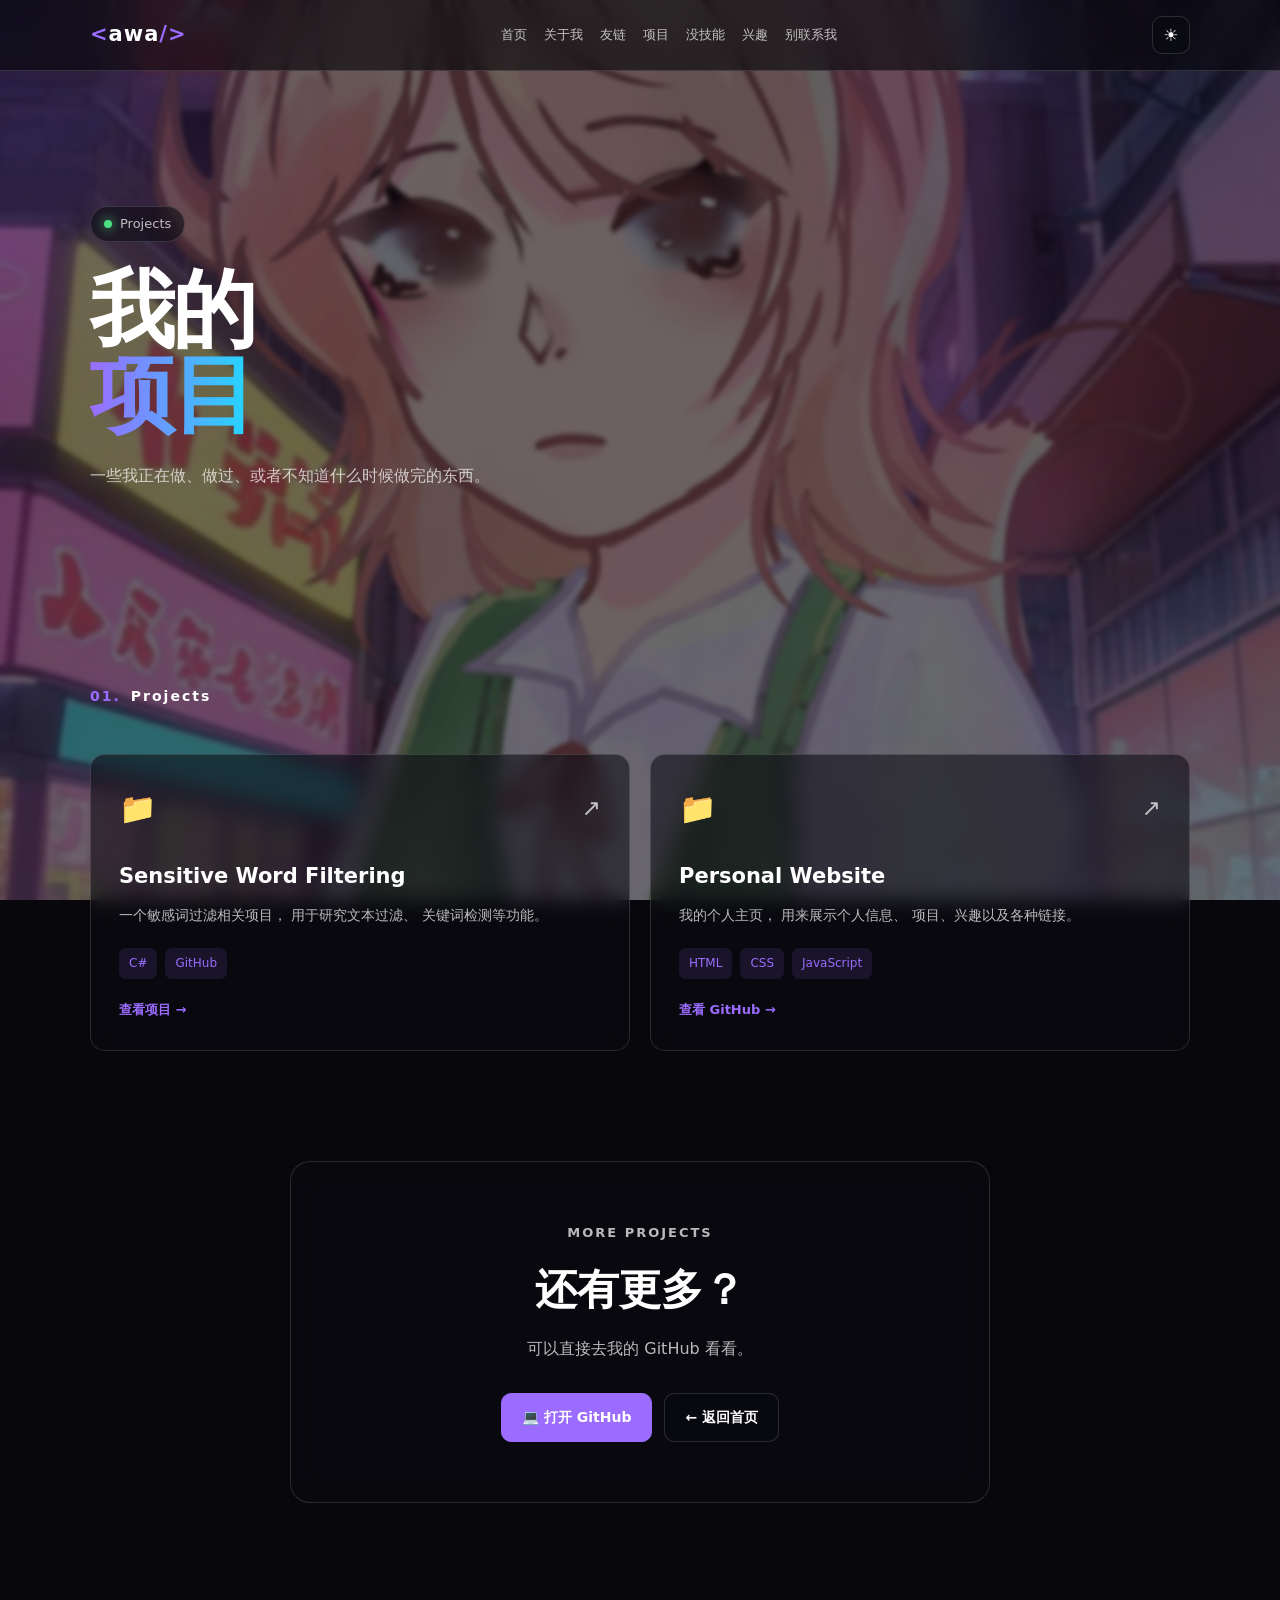
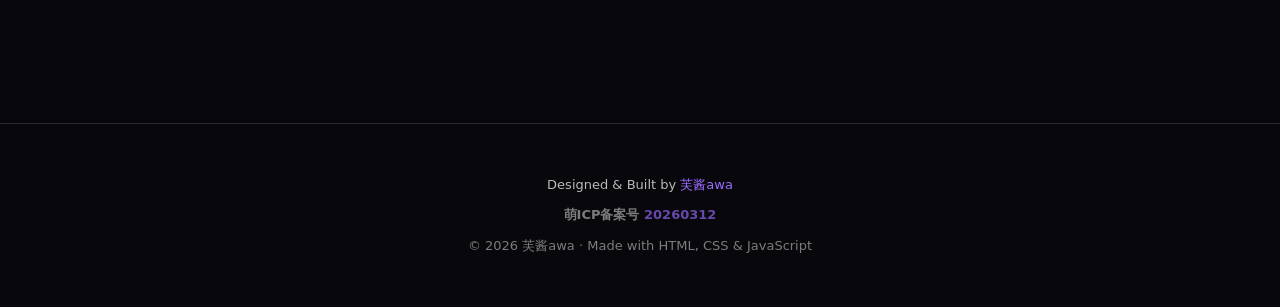
<file: projects.html>
<!DOCTYPE html>
<html lang="zh-CN">

<head>

    <meta charset="UTF-8">

    <meta
        name="viewport"
        content="width=device-width, initial-scale=1.0"
    >

    <title>项目 | 芙酱awa</title>

    <meta
        name="description"
        content="芙酱awa 的项目"
    >

    <link rel="stylesheet" href="style.css">

</head>


<body>

    <!-- 背景 -->

    <div class="background">

        <div class="background-image"></div>

        <div class="background-overlay"></div>

        <div class="background-glow glow-1"></div>

        <div class="background-glow glow-2"></div>

    </div>



    <!-- 导航 -->

    <header class="navbar">

        <div class="nav-container">


            <a
                href="index.html"
                class="logo"
            >
                <span>&lt;</span>awa<span>/&gt;</span>
            </a>


            <nav id="nav-menu">

                <a href="index.html">
                    首页
                </a>

                <a href="index.html#about">
                    关于我
                </a>

                <a href="friends.main.html">
                    友链
                </a>

                <a href="projects.html">
                    项目
                </a>

                <a href="index.html#skills">
                    没技能
                </a>

                <a href="index.html#interests">
                    兴趣
                </a>

                <a href="index.html#contact">
                    别联系我
                </a>

            </nav>


            <div class="nav-actions">

                <button
                    id="theme-toggle"
                    type="button"
                    aria-label="切换主题"
                >
                    ☀️
                </button>


                <button
                    id="menu-toggle"
                    type="button"
                    aria-label="打开菜单"
                >
                    ☰
                </button>

            </div>

        </div>

    </header>



    <main class="page-main">


        <!-- 页面标题 -->

        <section class="page-hero">

            <div class="status">

                <span class="status-dot"></span>

                Projects

            </div>


            <h1>

                我的

                <span class="gradient-text">
                    项目
                </span>

            </h1>


            <p>

                一些我正在做、做过、或者不知道什么时候做完的东西。

            </p>

        </section>



        <!-- 项目列表 -->

        <section class="section">

            <div class="section-title">

                <span>
                    01.
                </span>

                Projects

            </div>


            <div class="projects-grid">


                <!-- 项目 1 -->

                <article class="project-card">

                    <div class="project-top">

                        <div class="folder">
                            📁
                        </div>


                        <div class="project-links">

                            <a
                                href="https://github.com/awa122-1/Sensitive-word-filtering"
                                target="_blank"
                                rel="noopener noreferrer"
                                title="打开 GitHub"
                            >
                                ↗
                            </a>

                        </div>

                    </div>


                    <h3>
                        Sensitive Word Filtering
                    </h3>


                    <p>

                        一个敏感词过滤相关项目，
                        用于研究文本过滤、
                        关键词检测等功能。

                    </p>


                    <div class="tags">

                        <span>
                            C#
                        </span>

                        <span>
                            GitHub
                        </span>

                    </div>


                    <a
                        class="project-button"
                        href="https://github.com/awa122-1/Sensitive-word-filtering"
                        target="_blank"
                        rel="noopener noreferrer"
                    >
                        查看项目 →
                    </a>

                </article>



                <!-- 项目 2 -->

                <article class="project-card">

                    <div class="project-top">

                        <div class="folder">
                            📁
                        </div>


                        <div class="project-links">

                            <a
                                href="https://github.com/awa122-1/"
                                target="_blank"
                                rel="noopener noreferrer"
                                title="打开 GitHub"
                            >
                                ↗
                            </a>

                        </div>

                    </div>


                    <h3>
                        Personal Website
                    </h3>


                    <p>

                        我的个人主页，
                        用来展示个人信息、
                        项目、兴趣以及各种链接。

                    </p>


                    <div class="tags">

                        <span>
                            HTML
                        </span>

                        <span>
                            CSS
                        </span>

                        <span>
                            JavaScript
                        </span>

                    </div>


                    <a
                        class="project-button"
                        href="https://github.com/awa122-1/"
                        target="_blank"
                        rel="noopener noreferrer"
                    >
                        查看 GitHub →
                    </a>

                </article>

            </div>


        <!-- GitHub -->

        <section class="section contact">

            <div class="contact-box">

                <p class="small-title">
                    MORE PROJECTS
                </p>


                <h2>
                    还有更多？
                </h2>


                <p>
                    可以直接去我的 GitHub 看看。
                </p>


                <div class="contact-buttons">

                    <a
                        href="https://github.com/awa122-1/"
                        target="_blank"
                        rel="noopener noreferrer"
                        class="btn primary"
                    >
                        💻 打开 GitHub
                    </a>


                    <a
                        href="index.html"
                        class="btn secondary"
                    >
                        ← 返回首页
                    </a>

                </div>

            </div>

        </section>

    </main>



    <footer>

        <p>
            Designed & Built by
            <a href="https://space.bilibili.com/1682798870" target="_blank" rel="noopener noreferrer">芙酱awa</a>
        </p>
 <strong>
        <p class="copyright">
        萌ICP备案号
        <a
            href="https://icp.gov.moe/?keyword=20260312"
            target="_blank"
            rel="noopener noreferrer"
        >20260312</a>
        
</p>
</strong>
        <p class="copyright">
            © 2026 芙酱awa
            ·
            Made with HTML, CSS & JavaScript
        </p>
    </footer>

    
    



    <button
        id="back-top"
        type="button"
        aria-label="返回顶部"
    >
        ↑
    </button>


    <script src="script.js"></script>

</body>

</html>
</file>
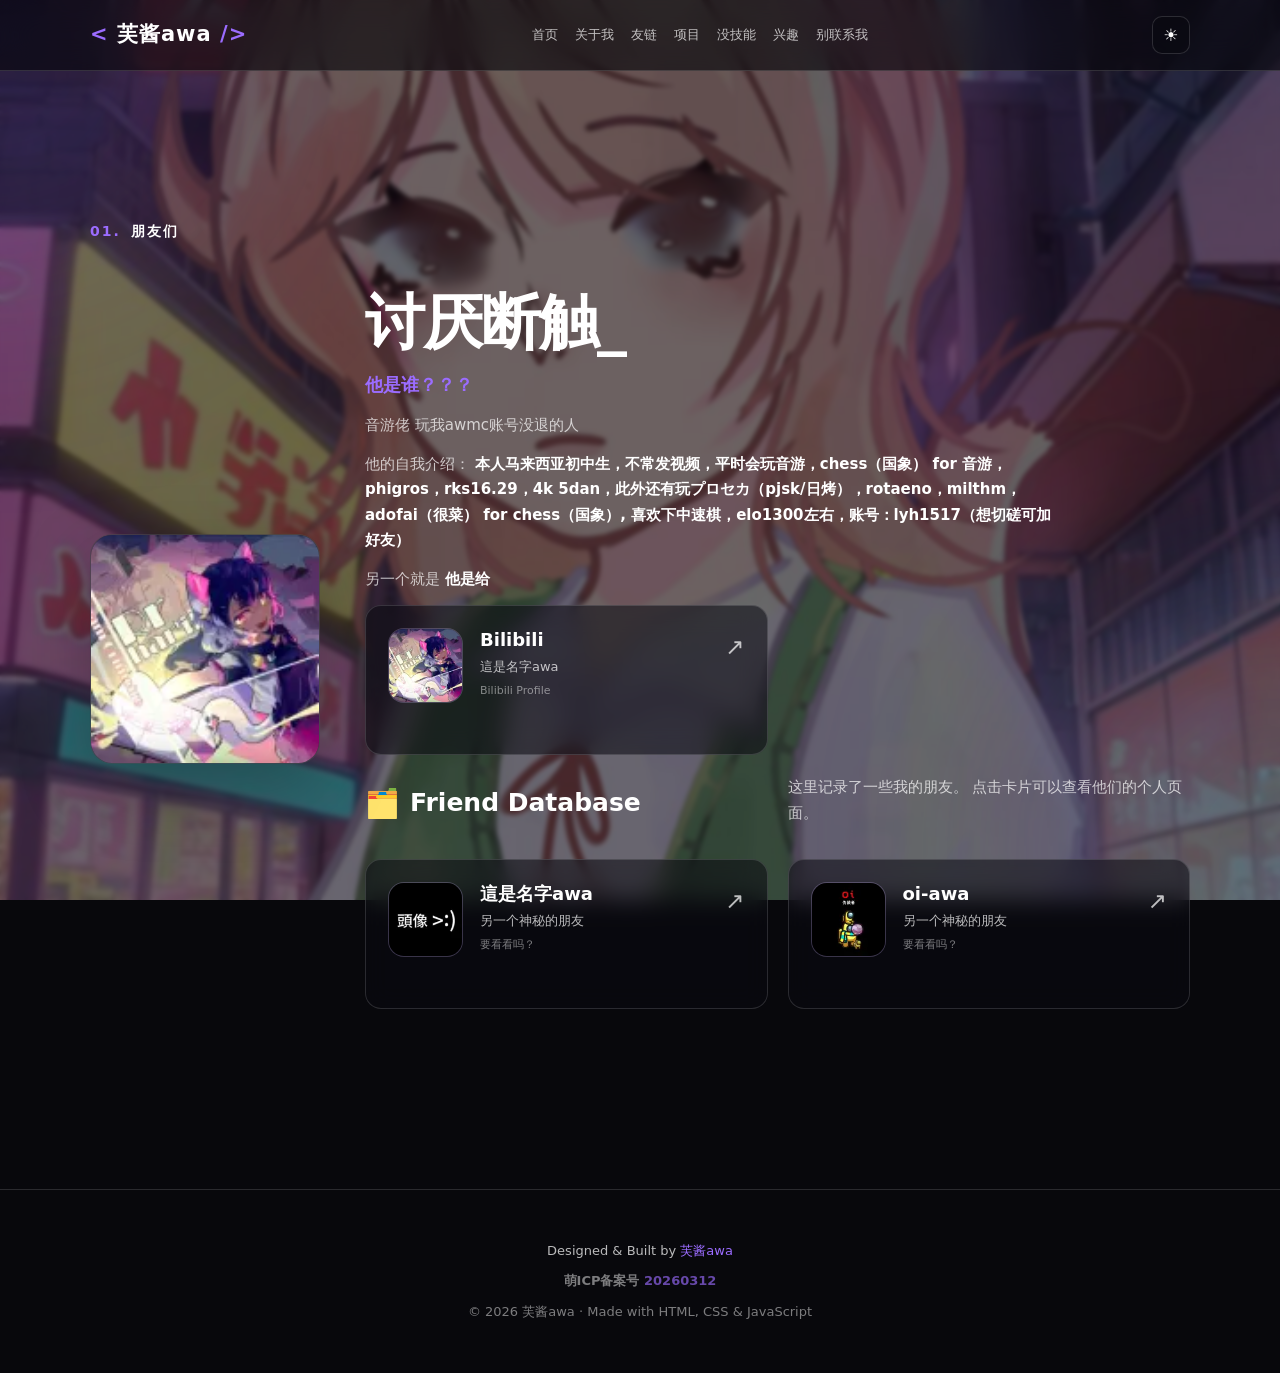
<file: tydc.html>
<!DOCTYPE html>
<html lang="zh-CN">

<head>
    <meta charset="UTF-8">

    <meta
        name="viewport"
        content="width=device-width, initial-scale=1.0"
    >

    <title>朋友们 | 芙酱awa</title>

    <meta
        name="description"
        content="芙酱awa 的朋友们"
    >

    <link
        rel="stylesheet"
        href="style.css"
    >
</head>

<body>

<!-- =====================================================
     背景
===================================================== -->

<div class="background">

    <div class="background-image"></div>

    <div class="background-overlay"></div>

    <div class="background-glow glow-1"></div>

    <div class="background-glow glow-2"></div>

</div>


<!-- =====================================================
     导航栏
===================================================== -->

<header class="navbar">

    <div class="nav-container">

        <!-- Logo -->

        <a
            href="index.html"
            class="logo"
        >
            <span>&lt;</span>
            芙酱awa
            <span>/&gt;</span>
        </a>


        <!-- 导航 -->

        <nav id="nav-menu">

           <a href="index.html">
                    首页
                </a>

                <a href="#about">
                    关于我
                </a>

                <a href="friends.main.html">
                    友链
                </a>

                <a href="projects.html">
                    项目
                </a>

                <a href="#skills">
                    没技能
                </a>

                <a href="#interests">
                    兴趣
                </a>

                <a href="#contact">
                    别联系我
                </a>

        </nav>


        <!-- 导航按钮 -->

        <div class="nav-actions">

            <button
                id="theme-toggle"
                aria-label="切换主题"
                title="切换到浅色模式"
            >
                ☀️
            </button>

            <button
                id="menu-toggle"
                aria-label="打开菜单"
            >
                ☰
            </button>

        </div>

    </div>

</header>


<!-- =====================================================
     主内容
===================================================== -->

<main class="page-main">

    <section class="section friends-page">


        <!-- =================================================
             页面标题
        ================================================== -->

        <div class="section-title">

            <span>
                01.
            </span>

            朋友们

        </div>


        <!-- =================================================
             个人介绍区域
        ================================================== -->

        <div class="friend-introduction">


            <!-- 左边：头像 -->

            <div class="friend-avatar">

                <img
                    src="讨厌断触.webp"
                    alt="讨厌断触"
                    onerror="this.style.display='none'; this.parentElement.classList.add('avatar-error');"
                >

                <div class="avatar-fallback">
                    👤
                </div>

            </div>


            <!-- 右边：介绍 -->

            <div class="friend-description">

                <h1>
                    讨厌断触_
                </h1>

                <p class="friend-question">
                    他是谁？？？
                </p>

                <p>
                    音游佬
                    玩我awmc账号没退的人
                </p>
                <p>
                    他的自我介绍：
                    <strong>   
                    本人马来西亚初中生，不常发视频，平时会玩音游，chess（国象）
                    for 音游，
                    phigros，rks16.29，4k 5dan，此外还有玩プロセカ（pjsk/日烤），rotaeno，milthm，adofai（很菜）
                    for chess（国象）,
                    喜欢下中速棋，elo1300左右，账号：lyh1517（想切磋可加好友）
                    </strong>
                <p>
                    另一个就是
                    <strong>
                        他是给
                    </strong>
                </p>

        <!-- =================================================
             朋友列表
        ================================================== -->

        <div class="friends-grid">

            <!-- =================================================
                 FRIEND 02
            ================================================== -->

            <a
                href="https://space.bilibili.com/3546736140224976"
                target="_blank"
                rel="noopener noreferrer"
                class="friend-card friend-link"
            >

                <div class="friend-icon">

                    <img
                        src="讨厌断触.webp"
                        alt="讨厌断触_"
                        onerror="this.style.display='none'; this.parentElement.classList.add('avatar-error');"
                    >

                    <div class="avatar-fallback">
                        🐱
                    </div>

                </div>

                <div class="friend-info">

                    <h3>
                        Bilibili
                    </h3>

                    <p>
                        這是名字awa
                    </p>

                    <small>
                        Bilibili Profile
                    </small>

                </div>

                <div class="friend-arrow">
                    ↗
                </div>

            </a>

            <div class="friend-arrow">
                </div>

            </a>

        <div class="friends-database-title">

            <span>
                🗂️
            </span>

            Friend Database

        </div>


        <p class="friends-database-description">
            这里记录了一些我的朋友。
            点击卡片可以查看他们的个人页面。
        </p>


            <a
                href="friends.html"
                target="_blank"
                rel="noopener noreferrer"
                class="friend-card friend-link"
            >

                <div class="friend-icon">

                    <img
                        src="people-awa.webp"
                        alt="這是名字awa"
                        onerror="this.style.display='none'; this.parentElement.classList.add('avatar-error');"
                    >

                    <div class="avatar-fallback">
                        🐱
                    </div>

                </div>


                <div class="friend-info">

                    <h3>
                        這是名字awa
                    </h3>

                    <p>
                        另一个神秘的朋友
                    </p>

                    <small>
                        要看看吗？
                    </small>

                </div>


                <div class="friend-arrow">
                    ↗
                </div>

                

            </a>
            <a
                href="friends2.html"
                target="_blank"
                rel="noopener noreferrer"
                class="friend-card friend-link"
            >

                <div class="friend-icon">

                    <img
                        src="oi-awa.webp"
                        alt="oi-awa"
                        onerror="this.style.display='none'; this.parentElement.classList.add('avatar-error');"
                    >

                    <div class="avatar-fallback">
                        🐱
                    </div>

                </div>


                <div class="friend-info">

                    <h3>
                        oi-awa
                    </h3>

                    <p>
                        另一个神秘的朋友
                    </p>

                    <small>
                        要看看吗？
                    </small>

                </div>


                <div class="friend-arrow">
                    ↗
                </div>

                

            </a>

        </div>

    </section>

</main>


<!-- =====================================================
     Footer
===================================================== -->

<footer>

    <p>

        Designed &amp; Built by

        <a
            href="https://space.bilibili.com/1682798870"
            target="_blank"
            rel="noopener noreferrer"
        >
            芙酱awa
        </a>

    </p>

 <strong>
        <p class="copyright">
        萌ICP备案号
        <a
            href="https://icp.gov.moe/?keyword=20260312"
            target="_blank"
            rel="noopener noreferrer"
        >20260312</a>
        
</p>
</strong>

    <p class="copyright">

        © 2026 芙酱awa

        ·

        Made with HTML, CSS &amp; JavaScript

    </p>
</footer>

    


<!-- =====================================================
     返回顶部
===================================================== -->

<button
    id="back-top"
    aria-label="返回顶部"
>
    ↑
</button>


<!-- =====================================================
     JavaScript
===================================================== -->

<script src="script.js"></script>

</body>
</html>
</file>
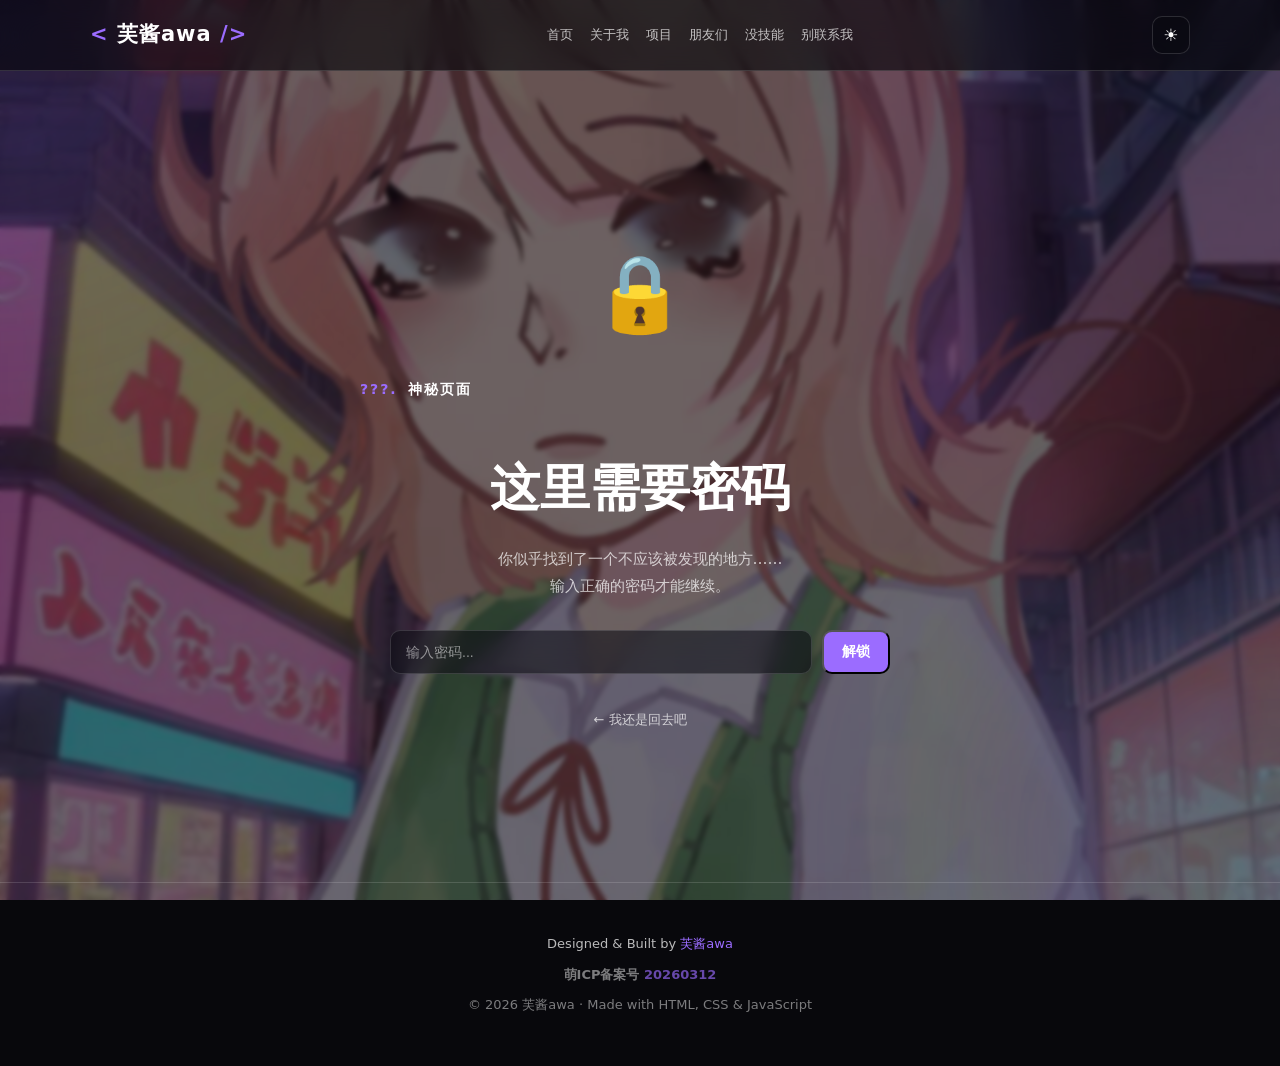
<file: 没人告诉我这里还有网站a.html>
<!DOCTYPE html>
<html lang="zh-CN">

<head>

    <meta charset="UTF-8">

    <meta
        name="viewport"
        content="width=device-width, initial-scale=1.0"
    >

    <title>彩蛋 | 芙酱awa</title>

    <meta
        name="description"
        content="你发现了一个彩蛋！"
    >

    <link
        rel="stylesheet"
        href="style.css"
    >

</head>


<body>


<!-- =====================================================
     背景
===================================================== -->

<div class="background">

    <div class="background-image"></div>

    <div class="background-overlay"></div>

    <div class="background-glow glow-1"></div>

    <div class="background-glow glow-2"></div>

</div>



<!-- =====================================================
     导航栏
===================================================== -->

<header class="navbar">

    <div class="nav-container">


        <a
            href="index.html"
            class="logo"
        >

            <span>&lt;</span>

            芙酱awa

            <span>/&gt;</span>

        </a>



        <nav id="nav-menu">

            <a href="index.html">
                首页
            </a>

            <a href="index.html#about">
                关于我
            </a>

            <a href="projects.html">
                项目
            </a>

            <a href="friends.main.html">
                朋友们
            </a>

            <a href="index.html#skills">
                没技能
            </a>

            <a href="index.html#contact">
                别联系我
            </a>

        </nav>



        <div class="nav-actions">

            <button
                id="theme-toggle"
                aria-label="切换主题"
                title="切换到浅色模式"
            >
                ☀️
            </button>


            <button
                id="menu-toggle"
                aria-label="打开菜单"
            >
                ☰
            </button>

        </div>

    </div>

</header>



<!-- =====================================================
     主内容
===================================================== -->

<main class="page-main">


    <section class="section easter-page">


        <!-- =================================================
             密码页面
        ================================================== -->

        <div
            id="password-screen"
            class="password-screen"
        >

            <div class="password-icon">
                🔒
            </div>


            <div class="section-title">

                <span>
                    ???.
                </span>

                神秘页面

            </div>


            <h1>
                这里需要密码
            </h1>


            <p>
                你似乎找到了一个不应该被发现的地方……
            </p>


            <p>
                输入正确的密码才能继续。
            </p>


            <form
                id="password-form"
                class="password-form"
            >

                <input
                    type="password"
                    id="password-input"
                    placeholder="输入密码..."
                    autocomplete="off"
                    required
                >


                <button
                    type="submit"
                    class="error-button primary"
                >
                    解锁
                </button>

            </form>


            <p
                id="password-error"
                class="password-error"
            >
                密码错误，再试试看 awa
            </p>


            <a
                href="index.html"
                class="back-home"
            >
                ← 我还是回去吧
            </a>

        </div>



        <!-- =================================================
             彩蛋内容
        ================================================== -->

        <div
            id="easter-content"
            class="easter-content"
        >

            <div class="easter-icon">
                <img src="easter.webp"
                    alt="彩蛋"
                    onerror="this.style.display='none'; this.parentElement.classList.add('avatar-error');"
                >
            </div>

            <div class="section-title">

                <span>
                    ???.
                </span>

                你发现彩蛋了！

            </div>


            <h1>
                恭喜你找到这里 awa
            </h1>


            <p>
                这里本来不应该被普通人发现的……
            </p>


            <p>
                看来你真的很闲 zzz。
            </p>


            <div class="easter-box">

                <p>
                    🎉 彩蛋解锁成功！
                </p>

                <p>
                    <a href="https://www.bilibili.com/video/BV1fEy8BoEbj/" 
                            target="_blank"
                            rel="noopener noreferrer"
                            class="easter-button">
                        点击我来看看吧！
                    </a>
                </p>

                <small>
                    芙酱awa的网站里藏着一些奇怪的东西。
                </small>

            </div>


            <div class="easter-actions">

                <a
                    href="index.html"
                    class="error-button primary"
                >
                    ← 返回首页
                </a>


                <button
                    class="error-button secondary"
                    onclick="history.back()"
                >
                    返回上一页
                </button>

            </div>


        </div>


    </section>


</main>



<!-- =====================================================
     Footer
===================================================== -->

<footer>

    <p>

        Designed &amp; Built by

        <a
            href="https://space.bilibili.com/1682798870"
            target="_blank"
            rel="noopener noreferrer"
        >
            芙酱awa
        </a>

    </p>


<strong>
        <p class="copyright">
        萌ICP备案号
        <a
            href="https://icp.gov.moe/?keyword=20260312"
            target="_blank"
            rel="noopener noreferrer"
        >20260312</a>
        
</p>
</strong>
    <p class="copyright">

        © 2026 芙酱awa

        ·

        Made with HTML, CSS &amp; JavaScript

    </p>



</footer>



<!-- =====================================================
     返回顶部
===================================================== -->

<button
    id="back-top"
    aria-label="返回顶部"
>
    ↑
</button>



<!-- =====================================================
     JavaScript
===================================================== -->

<script src="script.js"></script>


<script>

/* =====================================================
   彩蛋密码
===================================================== */

const correctPassword = "oiisgay";


const passwordScreen =
    document.getElementById("password-screen");

const easterContent =
    document.getElementById("easter-content");

const passwordForm =
    document.getElementById("password-form");

const passwordInput =
    document.getElementById("password-input");

const passwordError =
    document.getElementById("password-error");


/* 默认隐藏彩蛋 */

easterContent.style.display = "none";

passwordError.style.display = "none";


/* =====================================================
   输入密码
===================================================== */

passwordForm.addEventListener(
    "submit",
    function (event) {

        event.preventDefault();


        const password =
            passwordInput.value;


        if (password === correctPassword) {

            passwordScreen.style.display = "none";

            easterContent.style.display = "block";

        } else {

            passwordError.style.display = "block";

            passwordInput.value = "";

            passwordInput.focus();

        }

    }
);

</script>


</body>

</html>
</file>
<file: style.css>
/*```css
/* =====================================================
   全局变量
===================================================== */

* {
    margin: 0;
    padding: 0;
    box-sizing: border-box;
}


:root {

    --text: #ffffff;

    --muted: rgba(255,255,255,0.72);

    --card: rgba(10,10,18,0.55);

    --card-hover: rgba(20,20,30,0.72);

    --border: rgba(255,255,255,0.14);

    --accent: #9b6cff;

    --accent-2: #20d9ff;

    --nav-bg: rgba(5,5,10,0.62);

    --overlay: rgba(3,3,8,0.58);

    --button-text: #ffffff;
}


body.light {

    --text: #17171d;

    --muted: rgba(20,20,30,0.68);

    --card: rgba(255,255,255,0.62);

    --card-hover: rgba(255,255,255,0.80);

    --border: rgba(0,0,0,0.12);

    --accent: #7047e8;

    --accent-2: #009fc0;

    --nav-bg: rgba(255,255,255,0.66);

    --overlay: rgba(255,255,255,0.40);

    --button-text: #ffffff;
}



/* =====================================================
   基础
===================================================== */

html {
    scroll-behavior: smooth;
}


body {

    min-height: 100vh;

    color: var(--text);

    background: #08080c;

    font-family:
        Inter,
        system-ui,
        -apple-system,
        BlinkMacSystemFont,
        "Segoe UI",
        "Microsoft YaHei",
        sans-serif;

    line-height: 1.7;

    overflow-x: hidden;

    transition:
        color 0.35s ease;
}


a {
    color: inherit;
    text-decoration: none;
}


button {
    font-family: inherit;
}



/* =====================================================
   背景图片
===================================================== */

.background {

    position: fixed;

    inset: 0;

    z-index: -100;

    overflow: hidden;

    pointer-events: none;
}


.background-image {

    position: absolute;

    inset: 0;

    background-image:
        url("background.png");

    background-size: cover;

    background-position: center center;

    background-repeat: no-repeat;

    transform: scale(1.03);

    transition:
        filter 0.5s ease;
}


.background-overlay {

    position: absolute;

    inset: 0;

    background: var(--overlay);

    backdrop-filter:
        blur(2px);

    -webkit-backdrop-filter:
        blur(2px);

    transition:
        background 0.35s ease;
}


.background-glow {

    position: absolute;

    width: 500px;

    height: 500px;

    border-radius: 50%;

    filter: blur(130px);

    opacity: 0.16;
}


.glow-1 {

    left: -250px;

    top: -200px;

    background: var(--accent);
}


.glow-2 {

    right: -250px;

    bottom: -200px;

    background: var(--accent-2);
}



/* =====================================================
   导航栏
===================================================== */

.navbar {

    position: fixed;

    top: 0;

    left: 0;

    right: 0;

    z-index: 100;

    background:
        var(--nav-bg);

    border-bottom:
        1px solid var(--border);

    backdrop-filter:
        blur(18px);

    -webkit-backdrop-filter:
        blur(18px);

    transition:
        background 0.35s ease;
}


.nav-container {

    max-width: 1150px;

    margin: auto;

    padding:
        16px 25px;

    display: flex;

    align-items: center;

    justify-content: space-between;
}


.logo {

    font-size: 21px;

    font-weight: 800;

    letter-spacing: 1px;

    white-space: nowrap;
}


.logo span {
    color: var(--accent);
}


nav {

    display: flex;

    align-items: center;

    gap: 17px;
}


nav a {

    position: relative;

    color: var(--muted);

    font-size: 13px;

    transition:
        color 0.2s ease;
}


nav a:hover,
nav a.active {

    color: var(--text);
}


/* =====================================================
   导航栏下划线过渡
===================================================== */

nav a {
    position: relative;
    color: var(--muted);
    font-size: 13px;
    transition:
        color 0.25s ease;
}

nav a:hover,
nav a.active {
    color: var(--text);
}


/* 默认没有横线 */

nav a::after {
    content: "";

    position: absolute;

    left: 50%;
    bottom: -8px;

    width: 0;
    height: 2px;

    border-radius: 2px;

    background: var(--accent);

    transform: translateX(-50%);

    transition:
        width 0.35s cubic-bezier(0.4, 0, 0.2, 1);
}


/* 当前页面 */

nav a.active::after {
    width: 100%;
}

.nav-actions {

    display: flex;

    gap: 8px;
}


.nav-actions button {

    width: 38px;

    height: 38px;

    border:
        1px solid var(--border);

    border-radius: 10px;

    background:
        var(--card);

    color:
        var(--text);

    cursor: pointer;

    font-size: 17px;

    transition:
        0.2s ease;
}


.nav-actions button:hover {

    transform:
        translateY(-2px);

    background:
        var(--card-hover);
}


#menu-toggle {
    display: none;
}



/* =====================================================
   首页 Hero
===================================================== */

.hero {

    max-width: 1150px;

    min-height: 100vh;

    margin: auto;

    padding:
        150px 25px 80px;

    display: grid;

    grid-template-columns:
        1.05fr 0.95fr;

    gap: 70px;

    align-items: center;
}


.status {

    display: inline-flex;

    align-items: center;

    gap: 8px;

    padding:
        6px 13px;

    border:
        1px solid var(--border);

    background:
        var(--card);

    border-radius: 999px;

    color:
        var(--muted);

    font-size: 13px;

    backdrop-filter:
        blur(10px);
}


.status-dot {

    width: 8px;

    height: 8px;

    border-radius: 50%;

    background: #4ade80;

    box-shadow:
        0 0 12px #4ade80;
}


.hero h1 {

    margin-top: 25px;

    font-size:
        clamp(42px, 6vw, 76px);

    line-height: 1.05;

    letter-spacing: -3px;
}


.gradient-text {

    display: block;

    background:
        linear-gradient(
            90deg,
            var(--accent),
            var(--accent-2)
        );

    -webkit-background-clip: text;

    background-clip: text;

    color: transparent;
}


.hero h2 {

    margin-top: 18px;

    min-height: 40px;

    font-size: 23px;

    color:
        var(--muted);
}


.cursor {

    color:
        var(--accent);

    animation:
        cursorBlink 1s infinite;
}


@keyframes cursorBlink {

    50% {
        opacity: 0;
    }

}


.hero-description {

    max-width: 650px;

    margin-top: 20px;

    color:
        var(--muted);
}


.hero-buttons {

    display: flex;

    flex-wrap: wrap;

    gap: 12px;

    margin-top: 30px;
}


.btn {

    display: inline-flex;

    align-items: center;

    justify-content: center;

    padding:
        12px 20px;

    border:
        1px solid var(--border);

    border-radius: 10px;

    font-size: 14px;

    font-weight: 700;

    transition:
        transform 0.2s ease,
        background 0.2s ease;
}


.btn:hover {

    transform:
        translateY(-3px);
}


.btn.primary {

    color:
        var(--button-text);

    background:
        var(--accent);

    border-color:
        var(--accent);
}


.btn.secondary {

    background:
        var(--card);

    color:
        var(--text);
}


.socials {

    display: flex;

    flex-wrap: wrap;

    gap: 12px;

    margin-top: 27px;

    color:
        var(--muted);

    font-size: 14px;
}


.socials a:hover {

    color:
        var(--accent);
}



/* =====================================================
   Terminal
===================================================== */

.terminal {

    overflow: hidden;

    border:
        1px solid var(--border);

    border-radius: 16px;

    background:
        rgba(0,0,0,0.58);

    box-shadow:
        0 30px 80px
        rgba(0,0,0,0.3);

    backdrop-filter:
        blur(10px);
}


.terminal-header {

    height: 45px;

    display: flex;

    align-items: center;

    justify-content: center;

    position: relative;

    border-bottom:
        1px solid rgba(255,255,255,0.1);

    color:
        rgba(255,255,255,0.65);

    font-size: 12px;
}


.terminal-buttons {

    position: absolute;

    left: 15px;

    display: flex;

    gap: 7px;
}


.terminal-buttons span {

    width: 10px;

    height: 10px;

    border-radius: 50%;

    background: #555;
}


.terminal-body {

    min-height: 340px;

    padding: 25px;

    font-family:
        "Cascadia Code",
        "JetBrains Mono",
        Consolas,
        monospace;

    font-size: 13px;
}


.green {
    color: #4ade80;
}


.blue {
    color: #60a5fa;
}


.white {
    color: #fff;
}


.command {

    margin-top: 15px;

    color: #ddd;
}


.output {

    margin-bottom: 15px;

    color: #9ca3af;
}


.blink {

    animation:
        cursorBlink 1s infinite;
}



/* =====================================================
   普通 Section
===================================================== */

.section {

    max-width: 1150px;

    margin: auto;

    padding:
        110px 25px;
}


.section-title {

    display: flex;

    align-items: center;

    gap: 10px;

    margin-bottom: 45px;

    font-size: 14px;

    font-weight: 800;

    letter-spacing: 2px;
}


.section-title span {
    color: var(--accent);
}



/* =====================================================
   关于
===================================================== */

.about-grid {

    display: grid;

    grid-template-columns:
        1fr 1fr;

    gap: 70px;

    align-items: center;
}


.about-text h2 {

    margin-bottom: 25px;

    font-size: 38px;

    line-height: 1.2;
}


.about-text p {

    margin-bottom: 15px;

    color:
        var(--muted);
}


.about-text strong {

    color:
        var(--text);
}


.small-note {

    opacity: 0.8;
}


.about-stats {

    display: grid;

    grid-template-columns:
        1fr 1fr;

    gap: 15px;
}


.stat-card {

    padding: 30px;

    border:
        1px solid var(--border);

    border-radius: 15px;

    background:
        var(--card);

    backdrop-filter:
        blur(10px);

    transition:
        transform 0.25s ease,
        background 0.25s ease;
}


.stat-card:hover {

    transform:
        translateY(-5px);

    background:
        var(--card-hover);
}


.stat-card strong {

    display: block;

    font-size: 32px;

    color:
        var(--accent);
}


.stat-card span {

    color:
        var(--muted);

    font-size: 13px;
}



/* =====================================================
   Friends
===================================================== */

.friends-grid {

    display: grid;

    grid-template-columns:
        repeat(2, 1fr);

    gap: 20px;
}


.friend-card {

    display: flex;

    align-items: center;

    gap: 15px;

    padding: 20px;

    border:
        1px solid var(--border);

    border-radius: 15px;

    background:
        var(--card);

    backdrop-filter:
        blur(10px);

    transition:
        0.25s ease;
}


.friend-card:hover {

    transform:
        translateY(-6px);

    background:
        var(--card-hover);

    border-color:
        rgba(155,108,255,0.5);
}


.friend-card.large {

    padding: 30px;
}


.friend-icon {

    width: 55px;

    height: 55px;

    flex-shrink: 0;

    display: flex;

    align-items: center;

    justify-content: center;

    border-radius: 13px;

    background:
        rgba(155,108,255,0.12);

    font-size: 25px;
}


.friend-info h3 {

    font-size: 18px;
}


.friend-info p {

    color:
        var(--muted);

    font-size: 13px;
}


.friend-info small {

    display: block;

    margin-top: 3px;

    color:
        var(--muted);

    opacity: 0.6;

    font-size: 11px;
}


.friend-arrow {

    margin-left: auto;

    color:
        var(--muted);

    font-size: 23px;
}


.friend-card:hover
.friend-arrow {

    color:
        var(--accent);
}


.friend-note {

    padding: 30px;

    border:
        1px solid var(--border);

    border-radius: 15px;

    background:
        var(--card);

    backdrop-filter:
        blur(10px);
}


.note-icon {

    font-size: 35px;

    margin-bottom: 12px;
}


.friend-note h3 {

    margin-bottom: 8px;
}


.friend-note p {

    color:
        var(--muted);

    font-size: 14px;
}



/* =====================================================
   Projects
===================================================== */

.projects-grid {

    display: grid;

    grid-template-columns:
        repeat(2, 1fr);

    gap: 20px;
}


.project-card {

    padding: 28px;

    border:
        1px solid var(--border);

    border-radius: 15px;

    background:
        var(--card);

    backdrop-filter:
        blur(10px);

    transition:
        0.25s ease;
}


.project-card:hover {

    transform:
        translateY(-7px);

    background:
        var(--card-hover);

    border-color:
        rgba(155,108,255,0.5);
}


.project-top {

    display: flex;

    align-items: center;

    justify-content: space-between;
}


.folder {

    font-size: 30px;
}


.project-links a {

    color:
        var(--muted);

    font-size: 23px;
}


.project-links a:hover {

    color:
        var(--accent);
}


.project-card h3 {

    margin-top: 25px;

    font-size: 21px;
}


.project-card p {

    margin-top: 10px;

    color:
        var(--muted);

    font-size: 14px;
}


.tags {

    display: flex;

    flex-wrap: wrap;

    gap: 8px;

    margin-top: 20px;
}


.tags span,
.skill-list span {

    padding:
        5px 10px;

    border-radius: 7px;

    background:
        rgba(155,108,255,0.12);

    color:
        var(--accent);

    font-size: 12px;
}


.project-button {

    display: inline-block;

    margin-top: 20px;

    color:
        var(--accent);

    font-size: 13px;

    font-weight: 700;
}


.project-button:hover {

    text-decoration:
        underline;
}



/* =====================================================
   Skills
===================================================== */

.skills-container {

    display: grid;

    grid-template-columns:
        repeat(3,1fr);

    gap: 20px;
}


.skill-category {

    padding: 25px;

    border:
        1px solid var(--border);

    border-radius: 15px;

    background:
        var(--card);

    backdrop-filter:
        blur(10px);

    transition:
        0.25s ease;
}


.skill-category:hover {

    transform:
        translateY(-5px);
}


.skill-category h3 {

    margin-bottom: 20px;
}


.skill-list {

    display: flex;

    flex-wrap: wrap;

    gap: 8px;
}



/* =====================================================
   兴趣
===================================================== */

.interest-grid {

    display: grid;

    grid-template-columns:
        repeat(4,1fr);

    gap: 15px;
}


.interest {

    padding: 25px;

    border:
        1px solid var(--border);

    border-radius: 15px;

    background:
        var(--card);

    backdrop-filter:
        blur(10px);

    transition:
        0.25s ease;
}


.interest:hover {

    transform:
        translateY(-5px);

    background:
        var(--card-hover);
}


.interest > div {

    margin-bottom: 15px;

    font-size: 35px;
}


.interest h3 {

    font-size: 17px;
}


.interest p {

    margin-top: 5px;

    color:
        var(--muted);

    font-size: 13px;
}



/* =====================================================
   独立页面 Hero
===================================================== */

.page-main {

    padding-top: 80px;
}


.page-hero {

    max-width: 1150px;

    min-height: 55vh;

    margin: auto;

    padding:
        100px 25px 60px;

    display: flex;

    flex-direction: column;

    justify-content: center;

    align-items: flex-start;
}


.page-hero h1 {

    margin-top: 25px;

    font-size:
        clamp(50px, 7vw, 85px);

    line-height: 1;

    letter-spacing: -3px;
}


.page-hero p {

    max-width: 650px;

    margin-top: 25px;

    color:
        var(--muted);

    font-size: 16px;
}



/* =====================================================
   Contact
===================================================== */

.contact {

    text-align: center;
}


.contact .section-title {

    justify-content: center;
}


.contact-box {

    max-width: 700px;

    margin: auto;

    padding:
        60px 30px;

    border:
        1px solid var(--border);

    border-radius: 20px;

    background:
        var(--card);

    backdrop-filter:
        blur(15px);
}


.small-title {

    color:
        var(--accent);

    font-size: 13px;

    font-weight: 800;

    letter-spacing: 2px;
}


.contact-box h2 {

    margin:
        10px 0;

    font-size: 42px;
}


.contact-box > p {

    color:
        var(--muted);
}


.contact-buttons {

    display: flex;

    justify-content: center;

    flex-wrap: wrap;

    gap: 12px;

    margin-top: 30px;
}



/* =====================================================
   Footer
===================================================== */

footer {

    padding:
        50px 20px;

    border-top:
        1px solid var(--border);

    color:
        var(--muted);

    text-align: center;

    font-size: 13px;
}


footer a {
    color: var(--accent);
    text-decoration: none;
}

footer a:hover {
    text-decoration: underline;
}


.copyright {

    margin-top: 8px;

    opacity: 0.65;
}

/* =====================================================
   返回顶部
===================================================== */

#back-top {

    position: fixed;

    right: 25px;

    bottom: 25px;

    width: 45px;

    height: 45px;

    border:
        1px solid var(--border);

    border-radius: 10px;

    background:
        var(--card);

    color:
        var(--text);

    cursor: pointer;

    opacity: 0;

    pointer-events: none;

    backdrop-filter:
        blur(10px);

    transition:
        0.25s ease;
}


#back-top.show {

    opacity: 1;

    pointer-events: auto;
}



/* =====================================================
   滚动动画
===================================================== */

.reveal {

    opacity: 0;

    transform:
        translateY(25px);

    transition:
        opacity 0.7s ease,
        transform 0.7s ease;
}


.reveal.visible {

    opacity: 1;

    transform:
        translateY(0);
}



/* =====================================================
   平板
===================================================== */

@media (max-width: 950px) {

    nav {
        gap: 10px;
    }


    nav a {
        font-size: 12px;
    }


    .hero {

        grid-template-columns:
            1fr;

    }


    .hero-card {

        order: -1;

    }


    .interest-grid {

        grid-template-columns:
            repeat(2,1fr);

    }

}



/* =====================================================
   手机导航
===================================================== */

@media (max-width: 800px) {

    #menu-toggle {

        display: block;

    }


    nav {

        position: absolute;

        top: 70px;

        left: 15px;

        right: 15px;

        display: none;

        flex-direction: column;

        align-items: stretch;

        gap: 0;

        padding: 10px;

        background:
            var(--nav-bg);

        border:
            1px solid var(--border);

        border-radius: 14px;

        backdrop-filter:
            blur(20px);

    }


    nav.active {

        display: flex;

    }


    nav a {

        padding:
            12px;

        font-size: 14px;

    }


    nav a.active::after {

        display: none;

    }


    .about-grid {

        grid-template-columns:
            1fr;

    }


    .projects-grid {

        grid-template-columns:
            1fr;

    }


    .friends-grid {

        grid-template-columns:
            1fr;

    }


    .skills-container {

        grid-template-columns:
            1fr;

    }

}



/* =====================================================
   小手机
===================================================== */

@media (max-width: 500px) {

    .nav-container {

        padding:
            14px 18px;

    }


    .hero {

        padding:
            125px 18px 70px;

    }


    .section {

        padding:
            80px 18px;

    }


    .page-hero {

        padding:
            100px 18px 50px;

    }


    .hero h1 {

        font-size: 45px;

    }


    .page-hero h1 {

        font-size: 50px;

    }


    .hero h2 {

        font-size: 20px;

    }


    .hero-buttons {

        flex-direction: column;

    }


    .btn {

        width: 100%;

    }


    .interest-grid {

        grid-template-columns:
            1fr;

    }


    .about-stats {

        grid-template-columns:
            1fr 1fr;

    }


    .contact-box h2 {

        font-size: 32px;

    }


    .terminal-body {

        font-size: 10px;

        padding: 20px;

    }

}

/* =================================
   Friends
================================= */

.friends-content {
    align-items: center;
}


/* 右边链接 */

.friends-links {
    display: flex;
    flex-direction: column;
    gap: 20px;
}


/* 让友链卡片保持原本 project-card 风格 */

.friend-link {
    display: block;
    text-decoration: none;
    color: inherit;
}


.friend-link h3 {
    margin-bottom: 8px;
}


.friend-link p {
    margin-bottom: 15px;
}


/* 手机端 */

@media (max-width: 768px) {

    .friends-content {
        grid-template-columns: 1fr;
    }

}
/* =====================================================
   朋友页面
===================================================== */

.friends-page {
    padding-top: 140px;
}


/* =====================================================
   朋友介绍
===================================================== */

.friend-introduction {
    display: grid;

    grid-template-columns:
        230px 1fr;

    gap: 45px;

    align-items: center;

    margin-bottom: 70px;
}


/* =====================================================
   朋友头像
===================================================== */

.friend-avatar {
    position: relative;

    width: 230px;
    height: 230px;

    overflow: hidden;

    border-radius: 22px;

    border:
        1px solid var(--border);

    background:
        var(--card);

    backdrop-filter:
        blur(12px);

    -webkit-backdrop-filter:
        blur(12px);

    display: flex;

    align-items: center;

    justify-content: center;

    box-shadow:
        0 25px 70px
        rgba(0,0,0,0.25);
}


.friend-avatar img {
    width: 100%;
    height: 100%;

    object-fit: cover;

    display: block;
}


.avatar-fallback {
    position: absolute;

    inset: 0;

    display: none;

    align-items: center;
    justify-content: center;

    font-size: 70px;

    background:
        var(--card);
}


.friend-avatar.avatar-error
.avatar-fallback {
    display: flex;
}



/* =====================================================
   朋友介绍文字
===================================================== */

.friend-description h1 {
    font-size:
        clamp(38px, 5vw, 60px);

    line-height: 1.1;

    letter-spacing: -2px;

    margin-bottom: 15px;
}


.friend-description p {
    max-width: 700px;

    margin-bottom: 13px;

    color:
        var(--muted);

    font-size: 15px;
}


.friend-description strong {
    color:
        var(--text);
}


.friend-question {
    color:
        var(--accent) !important;

    font-weight: 700;

    font-size: 18px !important;
}



/* =====================================================
   朋友标签
===================================================== */

.friend-tags {
    display: flex;

    flex-wrap: wrap;

    gap: 8px;

    margin-top: 22px;
}


.friend-tags span {
    padding:
        6px 11px;

    border:
        1px solid var(--border);

    border-radius: 8px;

    background:
        var(--card);

    color:
        var(--accent);

    font-size: 12px;
}



/* =====================================================
   Friend Database
===================================================== */

.friends-database-title {
    display: flex;

    align-items: center;

    gap: 10px;

    margin-bottom: 8px;

    font-size: 25px;

    font-weight: 800;
}


.friends-database-title span {
    font-size: 28px;
}


.friends-database-description {
    margin-bottom: 30px;

    color:
        var(--muted);

    font-size: 14px;
}



/* =====================================================
   友链网格
===================================================== */

.friends-grid {
    display: grid;

    grid-template-columns:
        repeat(2, minmax(0, 1fr));

    gap: 20px;
}



/* =====================================================
   友链卡片
===================================================== */

.friend-card {
    min-height: 105px;

    display: flex;

    align-items: center;

    gap: 17px;

    padding: 22px;

    border:
        1px solid var(--border);

    border-radius: 16px;

    background:
        var(--card);

    backdrop-filter:
        blur(12px);

    -webkit-backdrop-filter:
        blur(12px);

    transition:
        transform 0.25s ease,
        background 0.25s ease,
        border-color 0.25s ease;

    text-decoration: none;

    color: inherit;
}


.friend-link:hover {
    transform:
        translateY(-6px);

    background:
        var(--card-hover);

    border-color:
        rgba(155,108,255,0.5);
}



/* =====================================================
   友链图标
===================================================== */

.friend-icon {
    width: 55px;
    height: 55px;

    flex-shrink: 0;

    display: flex;

    align-items: center;
    justify-content: center;

    border-radius: 14px;

    background:
        rgba(155,108,255,0.12);

    font-size: 25px;
}



/* =====================================================
   友链文字
===================================================== */

.friend-info {
    min-width: 0;
}


.friend-info h3 {
    font-size: 18px;

    margin: 0;
}


.friend-info p {
    margin:
        3px 0 0;

    color:
        var(--muted);

    font-size: 13px;
}


.friend-info small {
    display: block;

    margin-top: 2px;

    color:
        var(--muted);

    opacity: 0.6;

    font-size: 11px;
}



/* =====================================================
   友链箭头
===================================================== */

.friend-arrow {
    margin-left: auto;

    flex-shrink: 0;

    color:
        var(--muted);

    font-size: 23px;

    transition:
        color 0.2s ease,
        transform 0.2s ease;
}


.friend-link:hover .friend-arrow {
    color:
        var(--accent);

    transform:
        translate(3px, -3px);
}



/* =====================================================
   空槽位
===================================================== */

.empty-friend {
    opacity: 0.45;

    cursor: default;
}


.empty-friend:hover {
    transform:
        translateY(-3px);

    background:
        var(--card);

    border-color:
        var(--border);
}


.empty-friend .friend-arrow {
    font-size: 22px;
}



/* =====================================================
   手机端
===================================================== */

@media (max-width: 800px) {

    .friends-page {
        padding-top: 110px;
    }


    .friend-introduction {

        grid-template-columns:
            1fr;

        gap: 25px;

        align-items: start;

    }


    .friend-avatar {

        width: 180px;

        height: 180px;

        margin: 0 auto;

    }


    .friend-description {

        text-align: center;

    }


    .friend-description p {

        margin-left: auto;

        margin-right: auto;

    }


    .friend-tags {

        justify-content: center;

    }


    .friends-grid {

        grid-template-columns:
            1fr;

    }

}



/* =====================================================
   小手机
===================================================== */

@media (max-width: 500px) {

    .friend-avatar {

        width: 150px;

        height: 150px;

    }


    .friend-description h1 {

        font-size: 38px;

    }


    .friend-card {

        padding: 18px;

    }

}
/* =====================================================
   朋友页面
===================================================== */

.friends-page {
    padding-top: 140px;
}


/* =====================================================
   我的介绍
===================================================== */

.friend-introduction {
    display: grid;

    grid-template-columns: 230px 1fr;

    gap: 45px;

    align-items: center;

    margin-bottom: 70px;
}


/* =====================================================
   我的头像
===================================================== */

.friend-avatar {
    position: relative;

    width: 230px;
    height: 230px;

    overflow: hidden;

    border-radius: 22px;

    border: 1px solid var(--border);

    background: var(--card);

    backdrop-filter: blur(12px);

    -webkit-backdrop-filter: blur(12px);

    display: flex;

    align-items: center;

    justify-content: center;

    box-shadow:
        0 25px 70px
        rgba(0, 0, 0, 0.25);
}


.friend-avatar img {
    width: 100%;
    height: 100%;

    object-fit: cover;

    display: block;
}


.avatar-fallback {
    position: absolute;

    inset: 0;

    display: none;

    align-items: center;

    justify-content: center;

    font-size: 70px;

    background: var(--card);
}


.friend-avatar.avatar-error
.avatar-fallback {
    display: flex;
}



/* =====================================================
   我的介绍文字
===================================================== */

.friend-description h1 {
    font-size:
        clamp(38px, 5vw, 60px);

    line-height: 1.1;

    letter-spacing: -2px;

    margin-bottom: 15px;
}


.friend-description p {
    max-width: 700px;

    margin-bottom: 13px;

    color: var(--muted);

    font-size: 15px;

    line-height: 1.7;
}


.friend-description strong {
    color: var(--text);
}


.friend-question {
    color: var(--accent) !important;

    font-weight: 700;

    font-size: 18px !important;
}



/* =====================================================
   我的标签
===================================================== */

.friend-tags {
    display: flex;

    flex-wrap: wrap;

    gap: 8px;

    margin-top: 22px;
}


.friend-tags span {
    padding:
        6px 11px;

    border:
        1px solid var(--border);

    border-radius: 8px;

    background:
        var(--card);

    color:
        var(--accent);

    font-size: 12px;
}



/* =====================================================
   Friend Database
===================================================== */

.friends-database-title {
    display: flex;

    align-items: center;

    gap: 10px;

    margin-bottom: 8px;

    font-size: 25px;

    font-weight: 800;
}


.friends-database-title span {
    font-size: 28px;
}


.friends-database-description {
    margin-bottom: 30px;

    color: var(--muted);

    font-size: 14px;
}



/* =====================================================
   朋友网格
===================================================== */

.friends-grid {
    display: grid;

    grid-template-columns:
        repeat(2, minmax(0, 1fr));

    gap: 20px;
}



/* =====================================================
   朋友卡片
===================================================== */

.friend-card {
    min-height: 150px;

    display: flex;

    align-items: flex-start;

    gap: 17px;

    padding: 22px;

    border:
        1px solid var(--border);

    border-radius: 16px;

    background:
        var(--card);

    backdrop-filter:
        blur(12px);

    -webkit-backdrop-filter:
        blur(12px);

    transition:
        transform 0.25s ease,
        background 0.25s ease,
        border-color 0.25s ease;

    text-decoration: none;

    color: inherit;
}


.friend-card:hover {
    transform:
        translateY(-6px);

    background:
        var(--card-hover);

    border-color:
        rgba(155, 108, 255, 0.5);
}



/* =====================================================
   朋友头像
===================================================== */

.friend-icon {
    width: 75px;
    height: 75px;

    flex-shrink: 0;

    display: flex;

    align-items: center;

    justify-content: center;

    overflow: hidden;

    border-radius: 16px;

    border:
        1px solid var(--border);

    background:
        rgba(155, 108, 255, 0.12);
}


.friend-icon img {
    width: 100%;
    height: 100%;

    object-fit: cover;

    display: block;
}



/* =====================================================
   朋友信息
===================================================== */

.friend-info {
    min-width: 0;

    flex: 1;
}


.friend-info h3 {
    margin: 0;

    font-size: 18px;

    line-height: 1.3;
}


.friend-info p {
    margin:
        5px 0 0;

    color:
        var(--muted);

    font-size: 13px;

    line-height: 1.6;
}


.friend-info small {
    display: block;

    margin-top: 4px;

    color:
        var(--muted);

    opacity: 0.65;

    font-size: 11px;
}



/* =====================================================
   朋友链接
===================================================== */

.friend-links {
    display: flex;

    flex-wrap: wrap;

    gap: 8px;

    margin-top: 12px;
}


.friend-links a {
    display: inline-flex;

    align-items: center;

    padding:
        6px 10px;

    border:
        1px solid var(--border);

    border-radius: 8px;

    background:
        rgba(155, 108, 255, 0.08);

    color:
        var(--accent);

    text-decoration: none;

    font-size: 11px;

    transition:
        transform 0.2s ease,
        background 0.2s ease,
        border-color 0.2s ease;
}


.friend-links a:hover {
    transform:
        translateY(-2px);

    background:
        rgba(155, 108, 255, 0.16);

    border-color:
        rgba(155, 108, 255, 0.5);
}



/* =====================================================
   手机端
===================================================== */

@media (max-width: 800px) {

    .friends-page {
        padding-top: 110px;
    }


    .friend-introduction {

        grid-template-columns: 1fr;

        gap: 25px;

        align-items: start;

    }


    .friend-avatar {

        width: 180px;

        height: 180px;

        margin: 0 auto;

    }


    .friend-description {

        text-align: center;

    }


    .friend-description p {

        margin-left: auto;

        margin-right: auto;

    }


    .friend-tags {

        justify-content: center;

    }


    .friends-grid {

        grid-template-columns: 1fr;

    }

}



/* =====================================================
   小手机
===================================================== */

@media (max-width: 500px) {

    .friend-avatar {

        width: 150px;

        height: 150px;

    }


    .friend-description h1 {

        font-size: 38px;

    }


    .friend-card {

        padding: 18px;

    }


    .friend-icon {

        width: 60px;

        height: 60px;

        border-radius: 13px;

    }


    .friend-info h3 {

        font-size: 17px;

    }

}
/* =====================================================
   404 页面
===================================================== */

.error-page {
    min-height: calc(100vh - 180px);

    display: flex;
    align-items: center;
    justify-content: center;
}


.error-content {
    width: 100%;
}


/* 图片 + 文字横向排列 */

.error-main {
    display: flex;

    align-items: center;

    justify-content: center;

    gap: 55px;

    max-width: 950px;

    margin: 0 auto;

    padding: 40px;
}


/* 404 图片 */

.error-image-link {
    flex-shrink: 0;

    display: block;

    width: 360px;

    border-radius: 20px;

    overflow: hidden;

    border: 1px solid var(--border);

    box-shadow:
        0 25px 70px
        rgba(0, 0, 0, 0.25);

    transition:
        transform 0.25s ease,
        box-shadow 0.25s ease;
}


.error-image-link:hover {
    transform: translateY(-6px);

    box-shadow:
        0 30px 80px
        rgba(0, 0, 0, 0.35);
}


.error-image {
    width: 100%;

    height: auto;

    display: block;
}


/* 右边文字 */

.error-text {
    flex: 1;

    min-width: 0;
}


.error-code {
    font-size: clamp(70px, 9vw, 120px);

    font-weight: 900;

    line-height: 0.9;

    letter-spacing: -6px;

    color: var(--accent);

    margin-bottom: 20px;
}


.error-text h1 {
    font-size: clamp(30px, 4vw, 48px);

    line-height: 1.15;

    margin-bottom: 18px;
}


.error-message {
    color: var(--muted);

    font-size: 15px;

    line-height: 1.8;

    margin-bottom: 12px;
}


.error-hint {
    color: var(--muted);

    opacity: 0.55;

    font-size: 12px;

    margin-bottom: 25px;
}


/* 按钮 */

.error-actions {
    display: flex;

    flex-wrap: wrap;

    gap: 12px;
}


.error-button {
    display: inline-flex;

    align-items: center;

    justify-content: center;

    padding: 11px 18px;

    border-radius: 10px;

    text-decoration: none;

    font-size: 14px;

    font-weight: 700;

    cursor: pointer;

    transition:
        transform 0.2s ease,
        background 0.2s ease,
        border-color 0.2s ease;
}


.error-button:hover {
    transform: translateY(-3px);
}


.error-button.primary {
    background: var(--accent);

    color: white;
}


.error-button.secondary {
    border: 1px solid var(--border);

    background: var(--card);

    color: var(--text);
}


.error-button.secondary:hover {
    background: var(--card-hover);

    border-color:
        rgba(155,108,255,0.5);
}


/* =====================================================
   手机端
===================================================== */

@media (max-width: 800px) {

    .error-page {
        min-height: auto;

        padding-top: 80px;

        padding-bottom: 80px;
    }


    .error-main {
        flex-direction: column;

        gap: 30px;

        padding: 20px;

        text-align: center;
    }


    .error-image-link {
        width: min(360px, 90vw);
    }


    .error-text {
        width: 100%;
    }


    .error-code {
        font-size: 80px;

        letter-spacing: -4px;
    }


    .error-actions {
        justify-content: center;
    }

}
/* =====================================================
   彩蛋密码页面
===================================================== */

.password-screen {
    width: 100%;

    max-width: 600px;

    margin: 0 auto;

    padding: 40px 20px;

    text-align: center;
}


.password-icon {
    font-size: 75px;

    margin-bottom: 20px;
}


.password-screen h1 {
    font-size: clamp(32px, 5vw, 50px);

    margin: 25px 0 15px;
}


.password-screen > p {
    color: var(--muted);

    font-size: 15px;

    line-height: 1.8;
}


.password-form {
    display: flex;

    justify-content: center;

    gap: 10px;

    margin: 30px auto 15px;

    max-width: 500px;
}


.password-form input {
    flex: 1;

    min-width: 0;

    padding: 12px 15px;

    border: 1px solid var(--border);

    border-radius: 10px;

    outline: none;

    background: var(--card);

    color: var(--text);

    font-size: 14px;

    backdrop-filter: blur(12px);

    -webkit-backdrop-filter: blur(12px);

    transition:
        border-color 0.2s ease,
        box-shadow 0.2s ease;
}


.password-form input:focus {
    border-color: var(--accent);

    box-shadow:
        0 0 0 3px
        rgba(155,108,255,0.12);
}


.password-form input::placeholder {
    color: var(--muted);

    opacity: 0.7;
}


.password-error {
    display: none;

    color: #ff6b81 !important;

    font-size: 13px !important;

    margin-top: 10px;
}


.back-home {
    display: inline-block;

    margin-top: 20px;

    color: var(--muted);

    text-decoration: none;

    font-size: 13px;

    transition: color 0.2s ease;
}


.back-home:hover {
    color: var(--accent);
}


/* =====================================================
   彩蛋内容
===================================================== */

.easter-page {
    min-height: calc(100vh - 180px);

    display: flex;

    align-items: center;

    justify-content: center;
}


.easter-content {
    width: 100%;

    max-width: 700px;

    margin: 0 auto;

    padding: 40px 20px;

    text-align: center;
}


.easter-icon {
    font-size: 80px;

    margin-bottom: 25px;

    animation: egg-float 2s ease-in-out infinite;
}


@keyframes egg-float {

    0%,
    100% {
        transform: translateY(0);
    }

    50% {
        transform: translateY(-10px);
    }

}


.easter-content h1 {
    font-size: clamp(32px, 5vw, 55px);

    margin: 25px 0 15px;
}


.easter-content > p {
    color: var(--muted);

    font-size: 15px;

    line-height: 1.8;
}


.easter-box {
    margin: 30px auto;

    padding: 25px;

    max-width: 500px;

    border: 1px solid var(--border);

    border-radius: 18px;

    background: var(--card);

    backdrop-filter: blur(12px);

    -webkit-backdrop-filter: blur(12px);

    box-shadow:
        0 20px 60px
        rgba(0, 0, 0, 0.2);
}


.easter-box p {
    margin: 0 0 8px;

    color: var(--text);

    font-size: 20px;

    font-weight: 800;
}


.easter-box small {
    color: var(--muted);

    font-size: 13px;
}


.easter-actions {
    display: flex;

    justify-content: center;

    flex-wrap: wrap;

    gap: 12px;

    margin-top: 25px;
}


/* =====================================================
   手机端
===================================================== */

@media (max-width: 600px) {

    .password-form {
        flex-direction: column;
    }


    .password-form button {
        width: 100%;
    }


    .password-icon {
        font-size: 65px;
    }


    .easter-icon {
        font-size: 65px;
    }

}
/* =====================================================
解密页面
===================================================== */

.decrypt-page {
padding-top: 140px;
}

.decrypt-container {
width: 100%;
max-width: 850px;
margin: 0 auto;
}

.decrypt-card {
padding: 28px;
border: 1px solid var(--border);
border-radius: 18px;
background: var(--card);
backdrop-filter: blur(12px);
-webkit-backdrop-filter: blur(12px);
box-shadow: 0 20px 60px rgba(0, 0, 0, 0.18);
}

.decrypt-card-title {
font-size: 25px;
font-weight: 800;
margin-bottom: 10px;
}

.decrypt-description {
color: var(--muted);
line-height: 1.8;
font-size: 14px;
margin-bottom: 25px;
}

.decrypt-description strong {
color: var(--accent);
}

/* =====================================================
文件上传
===================================================== */

.msc-upload {
position: relative;
display: block;
padding: 40px 20px;
text-align: center;
border: 2px dashed var(--border);
border-radius: 15px;
cursor: pointer;
transition:
border-color 0.25s ease,
background 0.25s ease;
}

.msc-upload:hover {
border-color: var(--accent);
background: rgba(155, 108, 255, 0.06);
}

.msc-upload input {
position: absolute;
width: 1px;
height: 1px;
opacity: 0;
}

.msc-upload-icon {
font-size: 42px;
margin-bottom: 10px;
}

.msc-upload-title {
font-size: 17px;
font-weight: 700;
}

.msc-upload-hint {
margin-top: 6px;
color: var(--muted);
font-size: 12px;
}

.msc-file-name {
margin-top: 12px;
color: var(--accent);
font-size: 13px;
text-align: center;
}

/* =====================================================
错误提示
===================================================== */

.decrypt-error {
display: none;
margin-top: 15px;
padding: 12px 15px;
border-radius: 10px;
background: rgba(255, 80, 80, 0.08);
color: #ff6b6b;
font-size: 13px;
}

.decrypt-error.show {
display: block;
}

/* =====================================================
解密结果
===================================================== */

.decrypt-result {
display: none;
margin-top: 20px;
}

.decrypt-result.show {
display: block;
}

.decrypt-output {
padding: 18px;
border: 1px solid var(--border);
border-radius: 12px;
background: rgba(0, 0, 0, 0.08);
white-space: pre-wrap;
word-break: break-word;
line-height: 1.7;
font-family: Consolas, "Microsoft YaHei", monospace;
font-size: 14px;
}

/* =====================================================
Bilibili 结果
===================================================== */

.bilibili-results {
display: none;
margin-top: 25px;
}

.bilibili-title {
font-size: 19px;
font-weight: 800;
margin-bottom: 12px;
}

.bilibili-list {
display: flex;
flex-direction: column;
gap: 10px;
}

.bilibili-link {
display: flex;
align-items: center;
justify-content: space-between;
gap: 15px;

padding: 14px 16px;

border: 1px solid var(--border);
border-radius: 12px;

background: var(--card);
color: inherit;

text-decoration: none;

transition:
    transform 0.2s ease,
    border-color 0.2s ease,
    background 0.2s ease;

}

.bilibili-link:hover {
transform: translateY(-3px);
border-color: rgba(155, 108, 255, 0.5);
background: var(--card-hover);
}

.bilibili-link strong {
display: block;
color: var(--accent);
font-size: 14px;
}

.bilibili-link small {
display: block;
margin-top: 3px;
color: var(--muted);
font-size: 11px;
}

.bilibili-link > span {
color: var(--muted);
font-size: 20px;
flex-shrink: 0;
}

/* =====================================================
手机端
===================================================== */

@media (max-width: 800px) {

.decrypt-page {
    padding-top: 110px;
}

.decrypt-card {
    padding: 20px;
}

}

@media (max-width: 500px) {

.decrypt-card-title {
    font-size: 22px;
}

.msc-upload {
    padding: 32px 15px;
}

}
/* =========================
           Friends Main
           ========================= */

.friends-main-page {
     min-height: 100vh;
     padding: 120px 20px 60px;
 }

.friends-main-container {
      width: 100%;
      max-width: 1100px;
      margin: 0 auto;
}

        /* 顶部标题 */
        .friends-main-header {
            text-align: center;
            margin-bottom: 45px;
        }

        .friends-main-header h1 {
            margin: 0 0 12px;
            font-size: 38px;
            font-weight: 800;
        }

        .friends-main-header p {
            margin: 0;
            color: var(--muted);
            font-size: 15px;
        }

        /* 快捷操作 */
        .friends-main-actions {
            display: flex;
            justify-content: center;
            flex-wrap: wrap;
            gap: 12px;
            margin-bottom: 45px;
        }

        .friends-main-button {
            display: inline-flex;
            align-items: center;
            justify-content: center;
            gap: 8px;

            min-width: 150px;
            padding: 12px 20px;

            border: 1px solid var(--border);
            border-radius: 12px;

            background: var(--card);
            color: var(--text);

            text-decoration: none;
            font-size: 14px;

            transition:
                transform 0.25s ease,
                border-color 0.25s ease,
                background 0.25s ease;
        }

        .friends-main-button:hover {
            transform: translateY(-3px);
            border-color: var(--accent);
            background: var(--card-hover);
        }

        .friends-main-button.primary {
            border-color: var(--accent);
            background: var(--accent);
            color: white;
        }

        .friends-main-button.primary:hover {
            filter: brightness(1.08);
        }

        /* 管理区域 */
        .friends-manager {
            margin-bottom: 50px;
        }

        .friends-manager-title {
            display: flex;
            align-items: center;
            justify-content: space-between;
            gap: 15px;

            margin-bottom: 18px;
        }

        .friends-manager-title h2 {
            margin: 0;
            font-size: 22px;
        }

        .friends-manager-title span {
            color: var(--muted);
            font-size: 13px;
        }

        /* 朋友列表 */
        .friends-main-grid {
            display: grid;
            grid-template-columns: repeat(3, 1fr);
            gap: 18px;
        }

        .friends-main-card {
            position: relative;

            display: flex;
            align-items: center;
            gap: 15px;

            padding: 18px;

            border: 1px solid var(--border);
            border-radius: 16px;

            background: var(--card);

            text-decoration: none;
            color: var(--text);

            transition:
                transform 0.25s ease,
                border-color 0.25s ease,
                box-shadow 0.25s ease;
        }

        .friends-main-card:hover {
            transform: translateY(-5px);
            border-color: var(--accent);
            box-shadow: 0 12px 30px rgba(0, 0, 0, 0.12);
        }

        .friends-main-avatar {
            width: 64px;
            height: 64px;

            flex-shrink: 0;

            border-radius: 14px;

            object-fit: cover;

            background: var(--card-hover);

            border: 1px solid var(--border);
        }

        .friends-main-info {
            min-width: 0;
            flex: 1;
        }

        .friends-main-name {
            margin: 0 0 5px;

            font-size: 16px;
            font-weight: 700;

            white-space: nowrap;
            overflow: hidden;
            text-overflow: ellipsis;
        }

        .friends-main-description {
            margin: 0;

            color: var(--muted);

            font-size: 13px;
            line-height: 1.5;

            white-space: nowrap;
            overflow: hidden;
            text-overflow: ellipsis;
        }

        .friends-main-arrow {
            color: var(--muted);
            font-size: 20px;

            transition:
                transform 0.25s ease,
                color 0.25s ease;
        }

        .friends-main-card:hover .friends-main-arrow {
            transform: translateX(4px);
            color: var(--accent);
        }

        /* 添加朋友 */
        .friends-add-card {
            display: flex;
            align-items: center;
            justify-content: center;

            min-height: 102px;

            border: 1px dashed var(--border);
            border-radius: 16px;

            color: var(--muted);

            text-decoration: none;

            transition:
                border-color 0.25s ease,
                color 0.25s ease,
                background 0.25s ease;
        }

        .friends-add-card:hover {
            border-color: var(--accent);
            color: var(--accent);
            background: var(--card);
        }

        .friends-add-content {
            text-align: center;
        }

        .friends-add-icon {
            display: block;
            margin-bottom: 5px;
            font-size: 25px;
        }

        .friends-add-text {
            font-size: 13px;
        }

        /* 提示 */
        .friends-main-note {
            padding: 20px;

            border: 1px solid var(--border);
            border-radius: 16px;

            background: var(--card);

            color: var(--muted);

            font-size: 13px;
            line-height: 1.7;
        }

        .friends-main-note strong {
            color: var(--text);
        }

        /* 页脚 */
        .friends-main-footer {
            margin-top: 60px;

            text-align: center;

            color: var(--muted);
            font-size: 12px;
        }

        /* =========================
           Mobile
           ========================= */

        @media (max-width: 850px) {
            .friends-main-grid {
                grid-template-columns: repeat(2, 1fr);
            }
        }

        @media (max-width: 600px) {
            .friends-main-page {
                padding: 100px 15px 40px;
            }

            .friends-main-header h1 {
                font-size: 30px;
            }

            .friends-main-grid {
                grid-template-columns: 1fr;
            }

            .friends-manager-title {
                align-items: flex-start;
                flex-direction: column;
                gap: 5px;
            }

            .friends-main-actions {
                flex-direction: column;
            }

            .friends-main-button {
                width: 100%;
            }
        }
/* ICP 备案信息 */
.footer-icp {
    margin-top: 15px;
    padding-top: 12px;

    border-top: 1px solid var(--border);

    /* ICP 上方增加一层柔和阴影 */
    box-shadow: 0 -8px 20px rgba(0, 0, 0, 0.12);
}

.footer-icp p {
    margin: 0;
}

.footer-icp a {
    color: var(--accent);
    text-decoration: none;
    transition: opacity 0.2s ease;
}

.footer-icp a:hover {
    opacity: 0.75;
}
</file>
